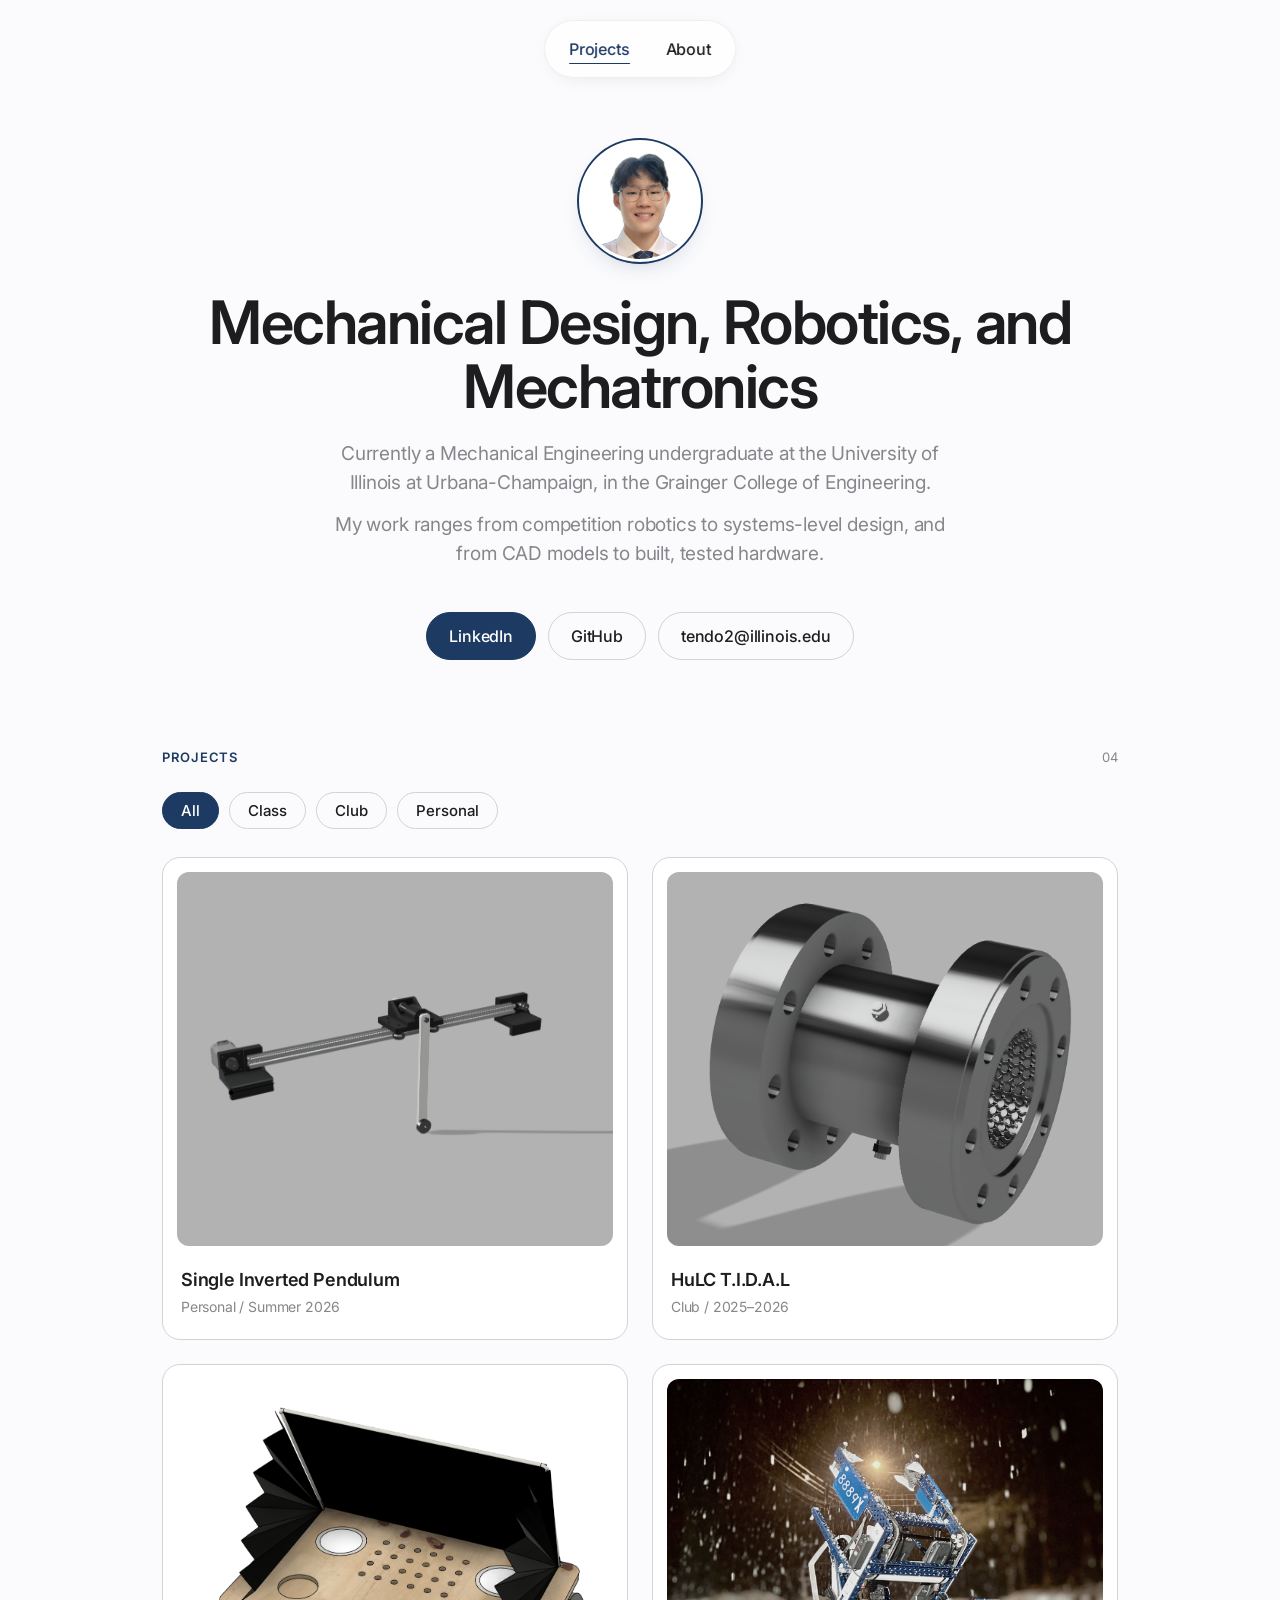
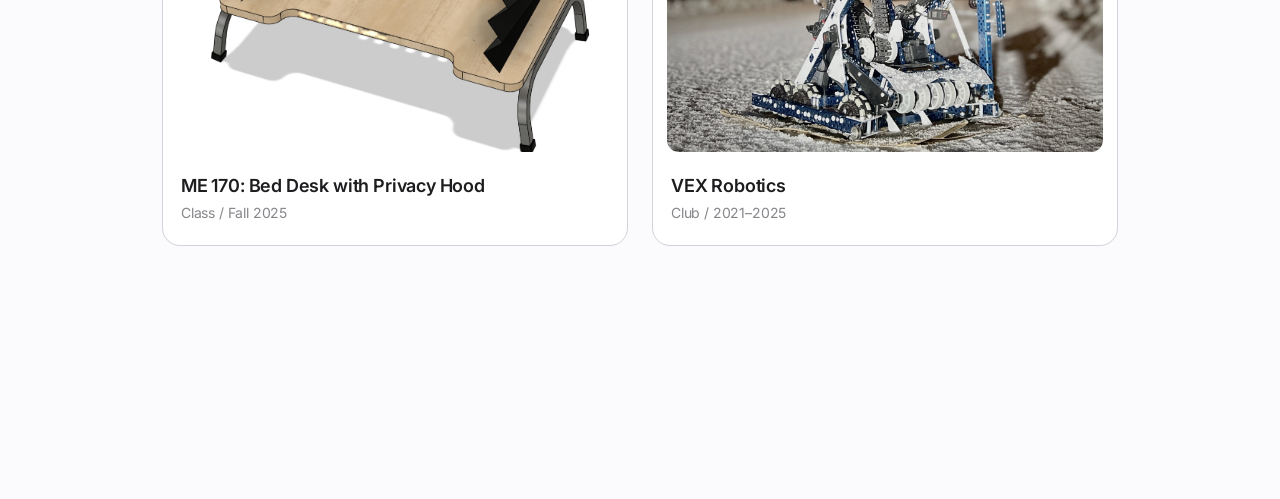
<file: index.html>
<!doctype html>
<html lang="en">
<head>
  <meta charset="utf-8">
  <meta name="viewport" content="width=device-width, initial-scale=1">
  <title>Takeru Endo · Mechanical Engineer</title>
  <meta name="description" content="Takeru Endo, a Mechanical Engineering student at the University of Illinois, focused on robotics and control systems.">

  <!-- Font: Inter (SF Pro substitute on non-Apple devices; system SF used on Apple) -->
  <link rel="preconnect" href="https://fonts.googleapis.com">
  <link rel="preconnect" href="https://fonts.gstatic.com" crossorigin>
  <link href="https://fonts.googleapis.com/css2?family=Inter:wght@400;500;600;700&display=swap" rel="stylesheet">

  <link rel="stylesheet" href="styles.css">
</head>
<body>

  <!-- ===================== Navigation ===================== -->
  <nav class="site-nav" aria-label="Primary">
    <a class="nav-link" href="index.html" aria-current="page">
      <span class="label">Projects<span class="underline"></span></span>
    </a>
    <a class="nav-link" href="about.html">
      <span class="label">About<span class="underline"></span></span>
    </a>
    <!-- Contact tab intentionally removed -->
  </nav>

  <main class="container">

    <!-- ===================== Hero ===================== -->
    <section class="hero">
      <div class="avatar reveal on-load" style="--delay: 0s">
        <!-- Save your photo as avatar.jpg in this folder; until then the placeholder circle shows. -->
        <img src="avatar.jpg" alt="Takeru Endo" onerror="this.remove()">
      </div>

      <!-- data-split → JS turns each word into an animated span (blur-in) -->
      <h1 data-split>Mechanical Design, Robotics, and Mechatronics</h1>

      <div class="bio reveal on-load" style="--delay: 0.45s">
        <p>Currently a Mechanical Engineering undergraduate at the University of Illinois at Urbana-Champaign, in the Grainger College of Engineering.</p>
        <p>My work ranges from competition robotics to systems-level design, and from CAD models to built, tested hardware.</p>
      </div>

      <div class="actions reveal on-load" style="--delay: 0.6s">
        <a class="btn" href="https://www.linkedin.com/in/takeru-endo-2a0743313/" target="_blank" rel="noopener noreferrer">LinkedIn</a>
        <a class="btn btn--ghost" href="https://github.com/endotakeru" target="_blank" rel="noopener noreferrer">GitHub</a>
        <a class="btn btn--ghost" href="mailto:tendo2@illinois.edu">tendo2@illinois.edu</a>
      </div>
    </section>

    <!-- ===================== Projects ===================== -->
    <section class="projects" aria-labelledby="projects-heading">
      <div class="section-head reveal on-scroll">
        <h2 id="projects-heading">Projects</h2>
        <span class="count">04</span>
      </div>

      <!-- Filter by project type — pill buttons that mimic the hero's ghost buttons. -->
      <div class="project-filters reveal on-scroll" role="group" aria-label="Filter projects by type">
        <button type="button" class="filter-btn is-active" data-filter="all">All</button>
        <button type="button" class="filter-btn" data-filter="Class">Class</button>
        <button type="button" class="filter-btn" data-filter="Club">Club</button>
        <button type="button" class="filter-btn" data-filter="Personal">Personal</button>
      </div>

      <!--
        Project grid. Each card carries a data-type, used by the filter above.
        Drop a thumbnail into .project-thumb when you have one for a project.
      -->
      <div class="projects-grid">

        <a class="project-card reveal on-scroll" href="single-inverted-pendulum.html" data-type="Personal" style="--delay: 0.12s">
          <div class="project-thumb">
            <img src="assets/pendulum/fig5-cad-render-card.png" alt="Fusion 360 CAD render of the cart-pole single inverted pendulum rig">
          </div>
          <div class="project-meta">
            <span class="title">Single Inverted Pendulum</span>
            <span class="type">Personal / Summer 2026</span>
          </div>
        </a>

        <a class="project-card reveal on-scroll" href="hulc-tidal.html" data-type="Club" style="--delay: 0.18s">
          <div class="project-thumb">
            <img src="assets/hulc/fig3-capillary-model.png" alt="CAD model of the TIDAL capillary action collar">
          </div>
          <div class="project-meta">
            <span class="title">HuLC T.I.D.A.L</span>
            <span class="type">Club / 2025–2026</span>
          </div>
        </a>

        <a class="project-card reveal on-scroll" href="me170.html" data-type="Class" style="--delay: 0.24s">
          <div class="project-thumb">
            <img src="assets/me170/hero-render.png" alt="CAD render of the bed desk with privacy hood raised">
          </div>
          <div class="project-meta">
            <span class="title">ME 170: Bed Desk with Privacy Hood</span>
            <span class="type">Class / Fall 2025</span>
          </div>
        </a>

        <a class="project-card reveal on-scroll" href="vex-robotics.html" data-type="Club" style="--delay: 0.3s">
          <div class="project-thumb">
            <img src="assets/vex3/card-hero.jpg" alt="8889X High Stakes robot in the snow at night">
          </div>
          <div class="project-meta">
            <span class="title">VEX Robotics</span>
            <span class="type">Club / 2021–2025</span>
          </div>
        </a>

      </div>
    </section>

  </main>

  <!-- ===================== Footer ===================== -->
  <footer class="site-footer">
    <div class="container reveal on-scroll">© 2026 Takeru Endo · <a href="mailto:tendo2@illinois.edu">tendo2@illinois.edu</a></div>
  </footer>

  <script src="script.js"></script>
</body>
</html>
</file>
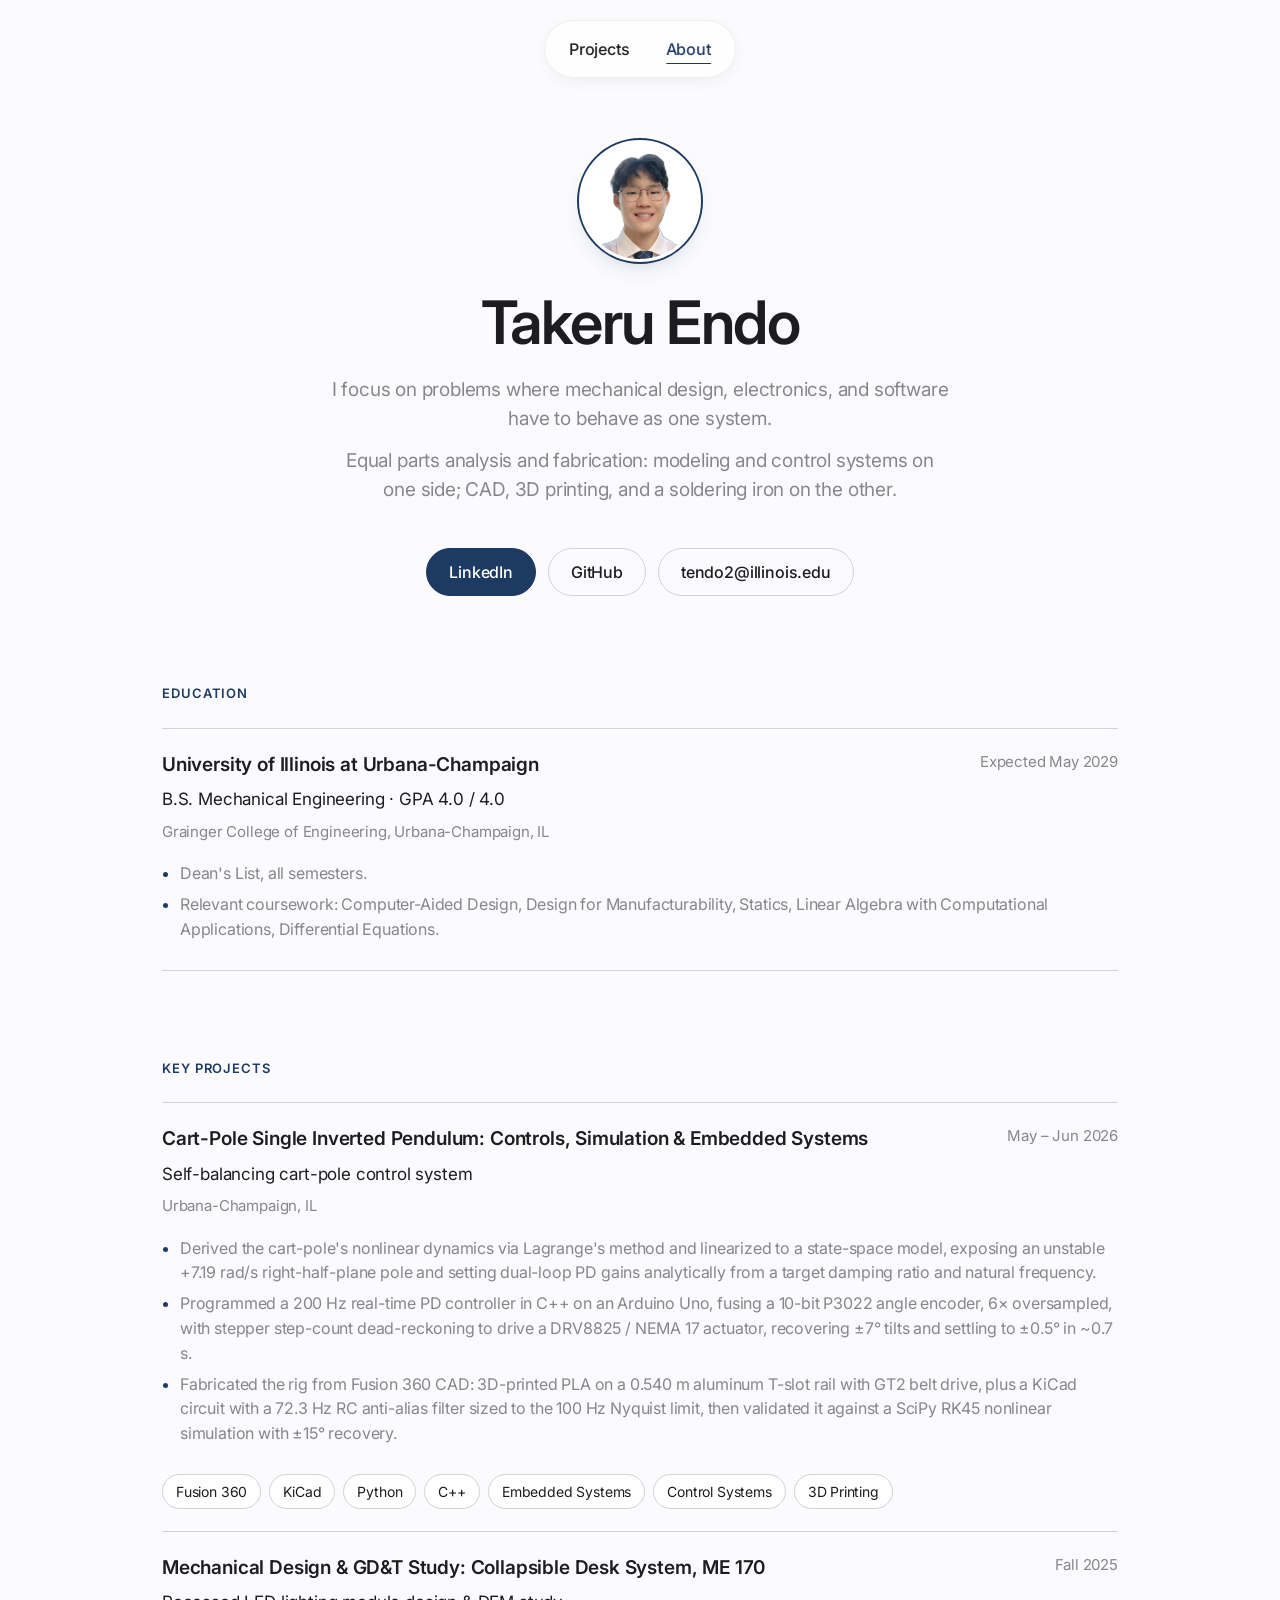
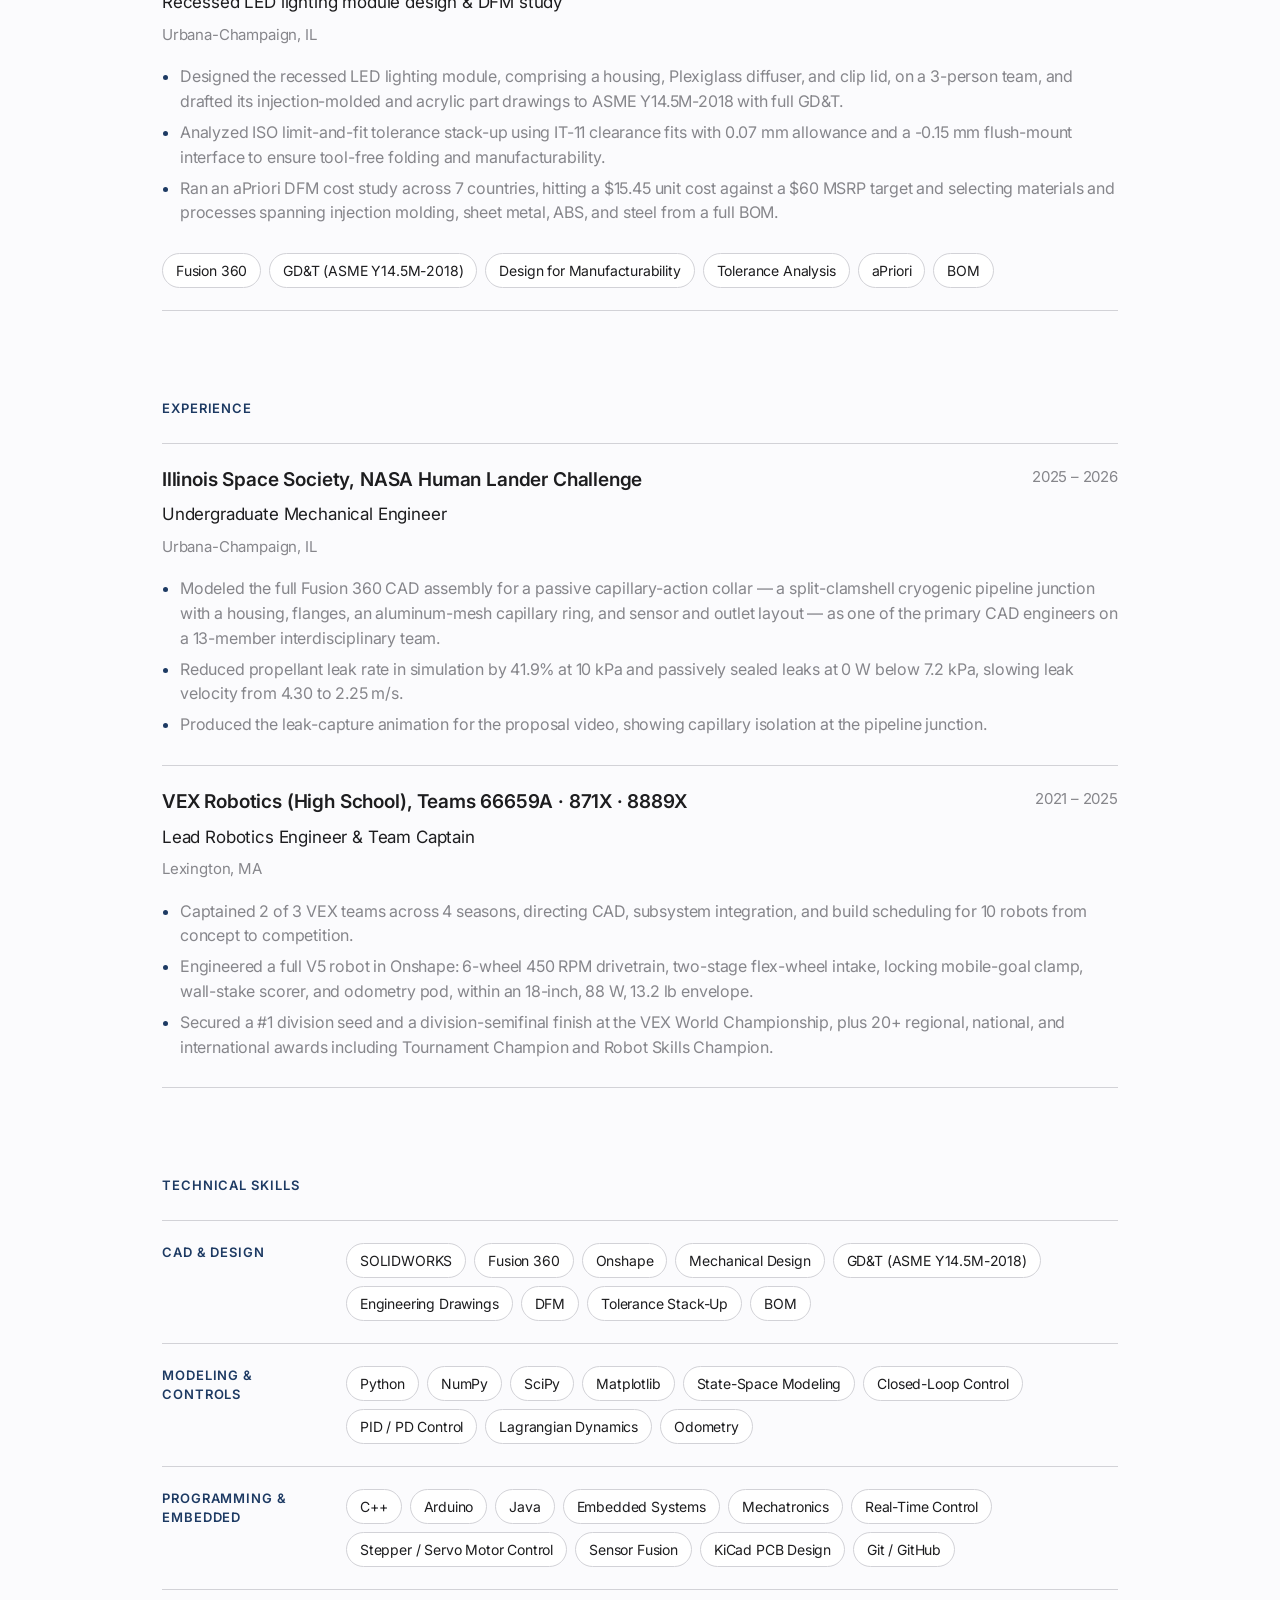
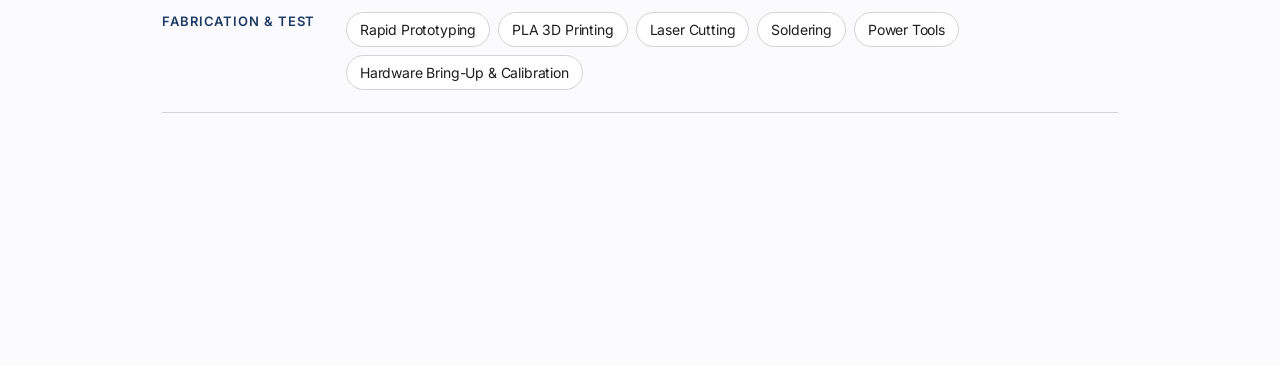
<file: about.html>
<!doctype html>
<html lang="en">
<head>
  <meta charset="utf-8">
  <meta name="viewport" content="width=device-width, initial-scale=1">
  <title>About · Takeru Endo</title>
  <meta name="description" content="About Takeru Endo: education, engineering experience, and technical skills.">

  <!-- Font: Inter (SF Pro substitute on non-Apple devices; system SF used on Apple) -->
  <link rel="preconnect" href="https://fonts.googleapis.com">
  <link rel="preconnect" href="https://fonts.gstatic.com" crossorigin>
  <link href="https://fonts.googleapis.com/css2?family=Inter:wght@400;500;600;700&display=swap" rel="stylesheet">

  <link rel="stylesheet" href="styles.css">
</head>
<body>

  <!-- ===================== Navigation ===================== -->
  <nav class="site-nav" aria-label="Primary">
    <a class="nav-link" href="index.html">
      <span class="label">Projects<span class="underline"></span></span>
    </a>
    <a class="nav-link" href="about.html" aria-current="page">
      <span class="label">About<span class="underline"></span></span>
    </a>
    <!-- Contact tab intentionally removed -->
  </nav>

  <main class="container">

    <!-- ===================== Hero ===================== -->
    <section class="hero">
      <div class="avatar reveal on-load" style="--delay: 0s">
        <!-- Save your photo as avatar.jpg in this folder; until then the placeholder circle shows. -->
        <img src="avatar.jpg" alt="Takeru Endo" onerror="this.remove()">
      </div>

      <h1 data-split>Takeru Endo</h1>

      <div class="bio reveal on-load" style="--delay: 0.45s">
        <p>I focus on problems where mechanical design, electronics, and software have to behave as one system.</p>
        <p>Equal parts analysis and fabrication: modeling and control systems on one side; CAD, 3D printing, and a soldering iron on the other.</p>
      </div>

      <div class="actions reveal on-load" style="--delay: 0.6s">
        <a class="btn" href="https://www.linkedin.com/in/takeru-endo-2a0743313/" target="_blank" rel="noopener noreferrer">LinkedIn</a>
        <a class="btn btn--ghost" href="https://github.com/endotakeru" target="_blank" rel="noopener noreferrer">GitHub</a>
        <a class="btn btn--ghost" href="mailto:tendo2@illinois.edu">tendo2@illinois.edu</a>
      </div>
    </section>

    <!-- ===================== Education ===================== -->
    <section class="education" aria-labelledby="education-heading">
      <div class="section-head reveal on-scroll">
        <h2 id="education-heading">Education</h2>
      </div>

      <div class="entry-list">

        <div class="entry reveal on-scroll" style="--delay: 0s">
          <div class="org">University of Illinois at Urbana-Champaign</div>
          <div class="dates">Expected May 2029</div>
          <div class="role">B.S. Mechanical Engineering · GPA 4.0 / 4.0</div>
          <div class="place">Grainger College of Engineering, Urbana-Champaign, IL</div>
          <ul class="desc">
            <li>Dean's List, all semesters.</li>
            <li>Relevant coursework: Computer-Aided Design, Design for Manufacturability, Statics, Linear Algebra with Computational Applications, Differential Equations.</li>
          </ul>
        </div>

      </div>
    </section>

    <!-- ===================== Projects ===================== -->
    <section class="projects-detail" aria-labelledby="projects-detail-heading">
      <div class="section-head reveal on-scroll">
        <h2 id="projects-detail-heading">Key Projects</h2>
      </div>

      <div class="entry-list">

        <div class="entry reveal on-scroll" style="--delay: 0s">
          <div class="org">Cart-Pole Single Inverted Pendulum: Controls, Simulation &amp; Embedded Systems</div>
          <div class="dates">May – Jun 2026</div>
          <div class="role">Self-balancing cart-pole control system</div>
          <div class="place">Urbana-Champaign, IL</div>
          <ul class="desc">
            <li>Derived the cart-pole's nonlinear dynamics via Lagrange's method and linearized to a state-space model, exposing an unstable +7.19 rad/s right-half-plane pole and setting dual-loop PD gains analytically from a target damping ratio and natural frequency.</li>
            <li>Programmed a 200 Hz real-time PD controller in C++ on an Arduino Uno, fusing a 10-bit P3022 angle encoder, 6× oversampled, with stepper step-count dead-reckoning to drive a DRV8825 / NEMA 17 actuator, recovering ±7° tilts and settling to ±0.5° in ~0.7 s.</li>
            <li>Fabricated the rig from Fusion 360 CAD: 3D-printed PLA on a 0.540 m aluminum T-slot rail with GT2 belt drive, plus a KiCad circuit with a 72.3 Hz RC anti-alias filter sized to the 100 Hz Nyquist limit, then validated it against a SciPy RK45 nonlinear simulation with ±15° recovery.</li>
          </ul>
          <div class="stack">
            <span class="chip">Fusion 360</span>
            <span class="chip">KiCad</span>
            <span class="chip">Python</span>
            <span class="chip">C++</span>
            <span class="chip">Embedded Systems</span>
            <span class="chip">Control Systems</span>
            <span class="chip">3D Printing</span>
          </div>
        </div>

        <div class="entry reveal on-scroll" style="--delay: 0.06s">
          <div class="org">Mechanical Design &amp; GD&amp;T Study: Collapsible Desk System, ME 170</div>
          <div class="dates">Fall 2025</div>
          <div class="role">Recessed LED lighting module design &amp; DFM study</div>
          <div class="place">Urbana-Champaign, IL</div>
          <ul class="desc">
            <li>Designed the recessed LED lighting module, comprising a housing, Plexiglass diffuser, and clip lid, on a 3-person team, and drafted its injection-molded and acrylic part drawings to ASME Y14.5M-2018 with full GD&amp;T.</li>
            <li>Analyzed ISO limit-and-fit tolerance stack-up using IT-11 clearance fits with 0.07 mm allowance and a -0.15 mm flush-mount interface to ensure tool-free folding and manufacturability.</li>
            <li>Ran an aPriori DFM cost study across 7 countries, hitting a $15.45 unit cost against a $60 MSRP target and selecting materials and processes spanning injection molding, sheet metal, ABS, and steel from a full BOM.</li>
          </ul>
          <div class="stack">
            <span class="chip">Fusion 360</span>
            <span class="chip">GD&amp;T (ASME Y14.5M-2018)</span>
            <span class="chip">Design for Manufacturability</span>
            <span class="chip">Tolerance Analysis</span>
            <span class="chip">aPriori</span>
            <span class="chip">BOM</span>
          </div>
        </div>

      </div>
    </section>

    <!-- ===================== Experience ===================== -->
    <section class="experience" aria-labelledby="experience-heading">
      <div class="section-head reveal on-scroll">
        <h2 id="experience-heading">Experience</h2>
      </div>

      <div class="entry-list">

        <div class="entry reveal on-scroll" style="--delay: 0s">
          <div class="org">Illinois Space Society, NASA Human Lander Challenge</div>
          <div class="dates">2025 – 2026</div>
          <div class="role">Undergraduate Mechanical Engineer</div>
          <div class="place">Urbana-Champaign, IL</div>
          <ul class="desc">
            <li>Modeled the full Fusion 360 CAD assembly for a passive capillary-action collar — a split-clamshell cryogenic pipeline junction with a housing, flanges, an aluminum-mesh capillary ring, and sensor and outlet layout — as one of the primary CAD engineers on a 13-member interdisciplinary team.</li>
            <li>Reduced propellant leak rate in simulation by 41.9% at 10 kPa and passively sealed leaks at 0 W below 7.2 kPa, slowing leak velocity from 4.30 to 2.25 m/s.</li>
            <li>Produced the leak-capture animation for the proposal video, showing capillary isolation at the pipeline junction.</li>
          </ul>
        </div>

        <div class="entry reveal on-scroll" style="--delay: 0.06s">
          <div class="org">VEX Robotics (High School), Teams 66659A · 871X · 8889X</div>
          <div class="dates">2021 – 2025</div>
          <div class="role">Lead Robotics Engineer &amp; Team Captain</div>
          <div class="place">Lexington, MA</div>
          <ul class="desc">
            <li>Captained 2 of 3 VEX teams across 4 seasons, directing CAD, subsystem integration, and build scheduling for 10 robots from concept to competition.</li>
            <li>Engineered a full V5 robot in Onshape: 6-wheel 450 RPM drivetrain, two-stage flex-wheel intake, locking mobile-goal clamp, wall-stake scorer, and odometry pod, within an 18-inch, 88 W, 13.2 lb envelope.</li>
            <li>Secured a #1 division seed and a division-semifinal finish at the VEX World Championship, plus 20+ regional, national, and international awards including Tournament Champion and Robot Skills Champion.</li>
          </ul>
        </div>

      </div>
    </section>

    <!-- ===================== Skills ===================== -->
    <section class="skills" aria-labelledby="skills-heading">
      <div class="section-head reveal on-scroll">
        <h2 id="skills-heading">Technical Skills</h2>
      </div>

      <div class="skills-list">

        <div class="skill-group reveal on-scroll" style="--delay: 0s">
          <div class="cat">CAD &amp; Design</div>
          <div class="skill-chips">
            <span class="chip">SOLIDWORKS</span>
            <span class="chip">Fusion 360</span>
            <span class="chip">Onshape</span>
            <span class="chip">Mechanical Design</span>
            <span class="chip">GD&amp;T (ASME Y14.5M-2018)</span>
            <span class="chip">Engineering Drawings</span>
            <span class="chip">DFM</span>
            <span class="chip">Tolerance Stack-Up</span>
            <span class="chip">BOM</span>
          </div>
        </div>

        <div class="skill-group reveal on-scroll" style="--delay: 0.06s">
          <div class="cat">Modeling &amp; Controls</div>
          <div class="skill-chips">
            <span class="chip">Python</span>
            <span class="chip">NumPy</span>
            <span class="chip">SciPy</span>
            <span class="chip">Matplotlib</span>
            <span class="chip">State-Space Modeling</span>
            <span class="chip">Closed-Loop Control</span>
            <span class="chip">PID / PD Control</span>
            <span class="chip">Lagrangian Dynamics</span>
            <span class="chip">Odometry</span>
          </div>
        </div>

        <div class="skill-group reveal on-scroll" style="--delay: 0.12s">
          <div class="cat">Programming &amp; Embedded</div>
          <div class="skill-chips">
            <span class="chip">C++</span>
            <span class="chip">Arduino</span>
            <span class="chip">Java</span>
            <span class="chip">Embedded Systems</span>
            <span class="chip">Mechatronics</span>
            <span class="chip">Real-Time Control</span>
            <span class="chip">Stepper / Servo Motor Control</span>
            <span class="chip">Sensor Fusion</span>
            <span class="chip">KiCad PCB Design</span>
            <span class="chip">Git / GitHub</span>
          </div>
        </div>

        <div class="skill-group reveal on-scroll" style="--delay: 0.18s">
          <div class="cat">Fabrication &amp; Test</div>
          <div class="skill-chips">
            <span class="chip">Rapid Prototyping</span>
            <span class="chip">PLA 3D Printing</span>
            <span class="chip">Laser Cutting</span>
            <span class="chip">Soldering</span>
            <span class="chip">Power Tools</span>
            <span class="chip">Hardware Bring-Up &amp; Calibration</span>
          </div>
        </div>

      </div>
    </section>

  </main>

  <!-- ===================== Footer ===================== -->
  <footer class="site-footer">
    <div class="container reveal on-scroll">© 2026 Takeru Endo · <a href="mailto:tendo2@illinois.edu">tendo2@illinois.edu</a></div>
  </footer>

  <script src="script.js"></script>
</body>
</html>
</file>
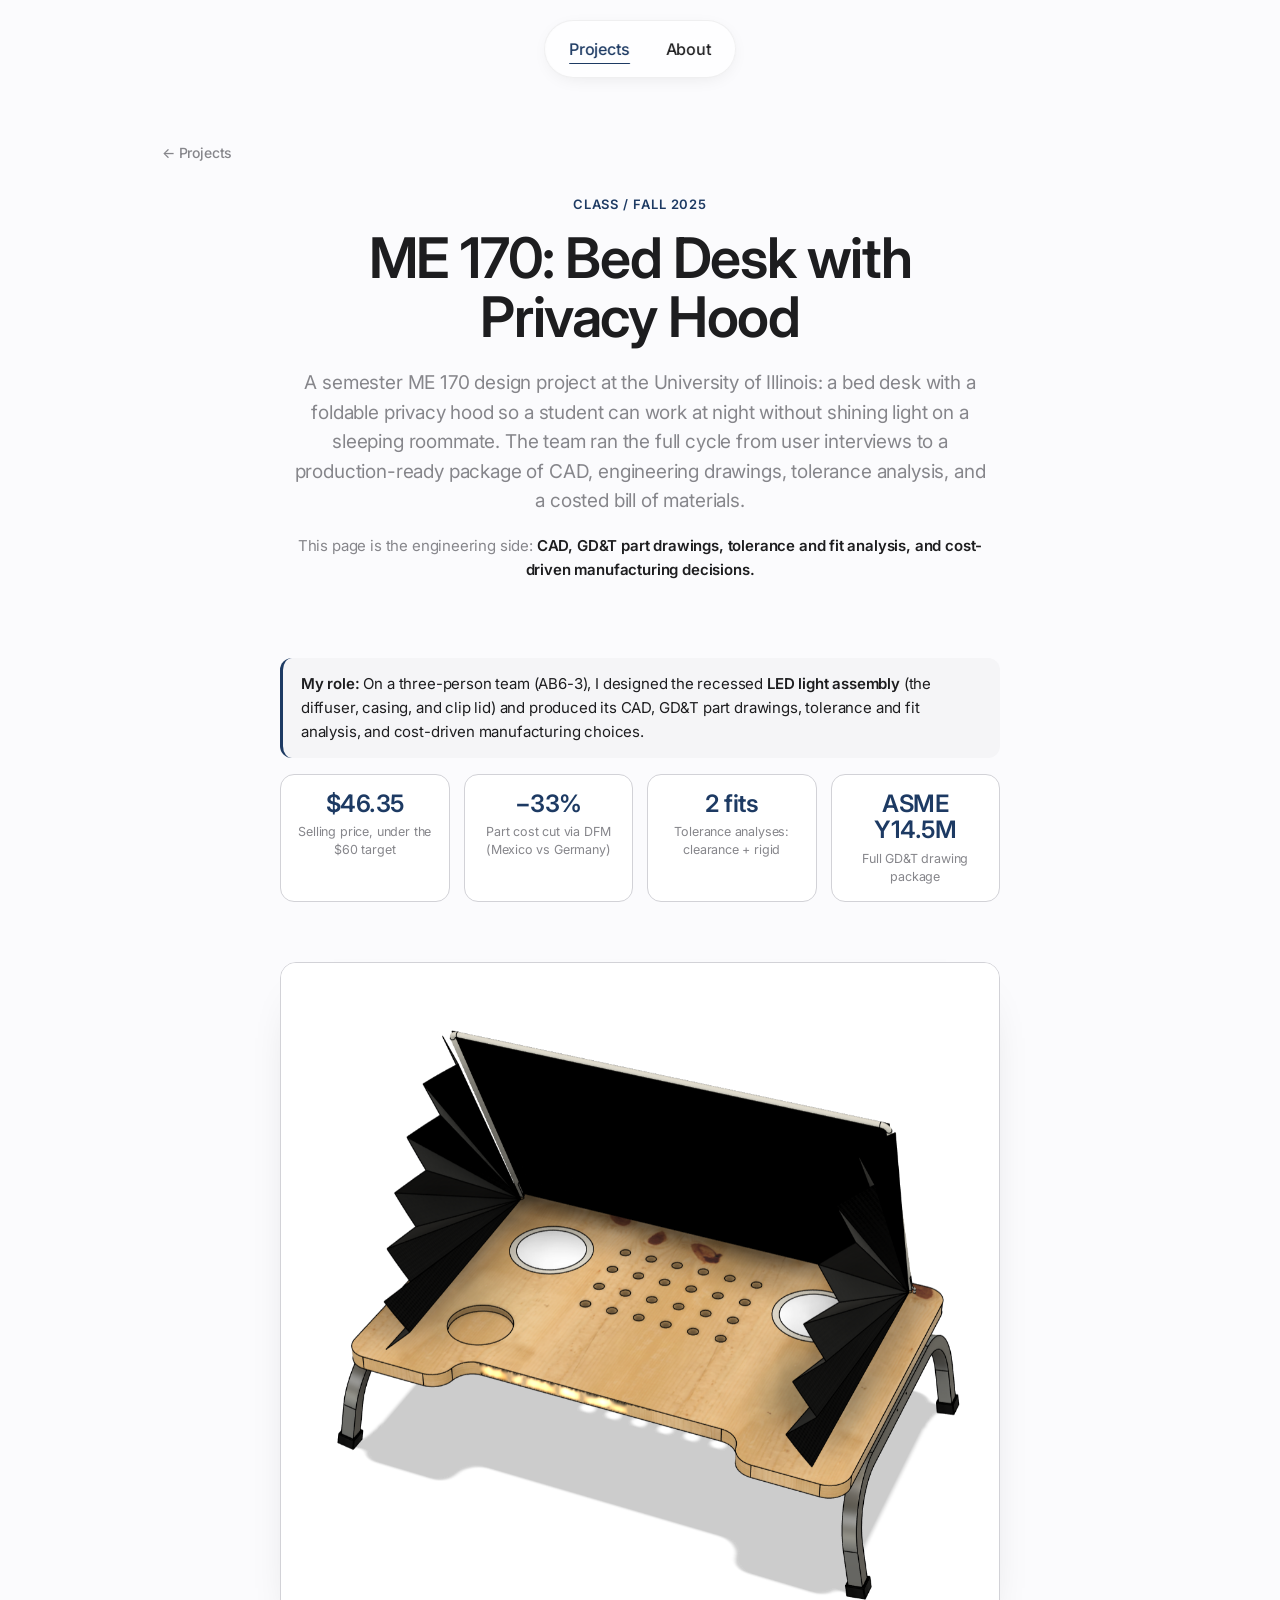
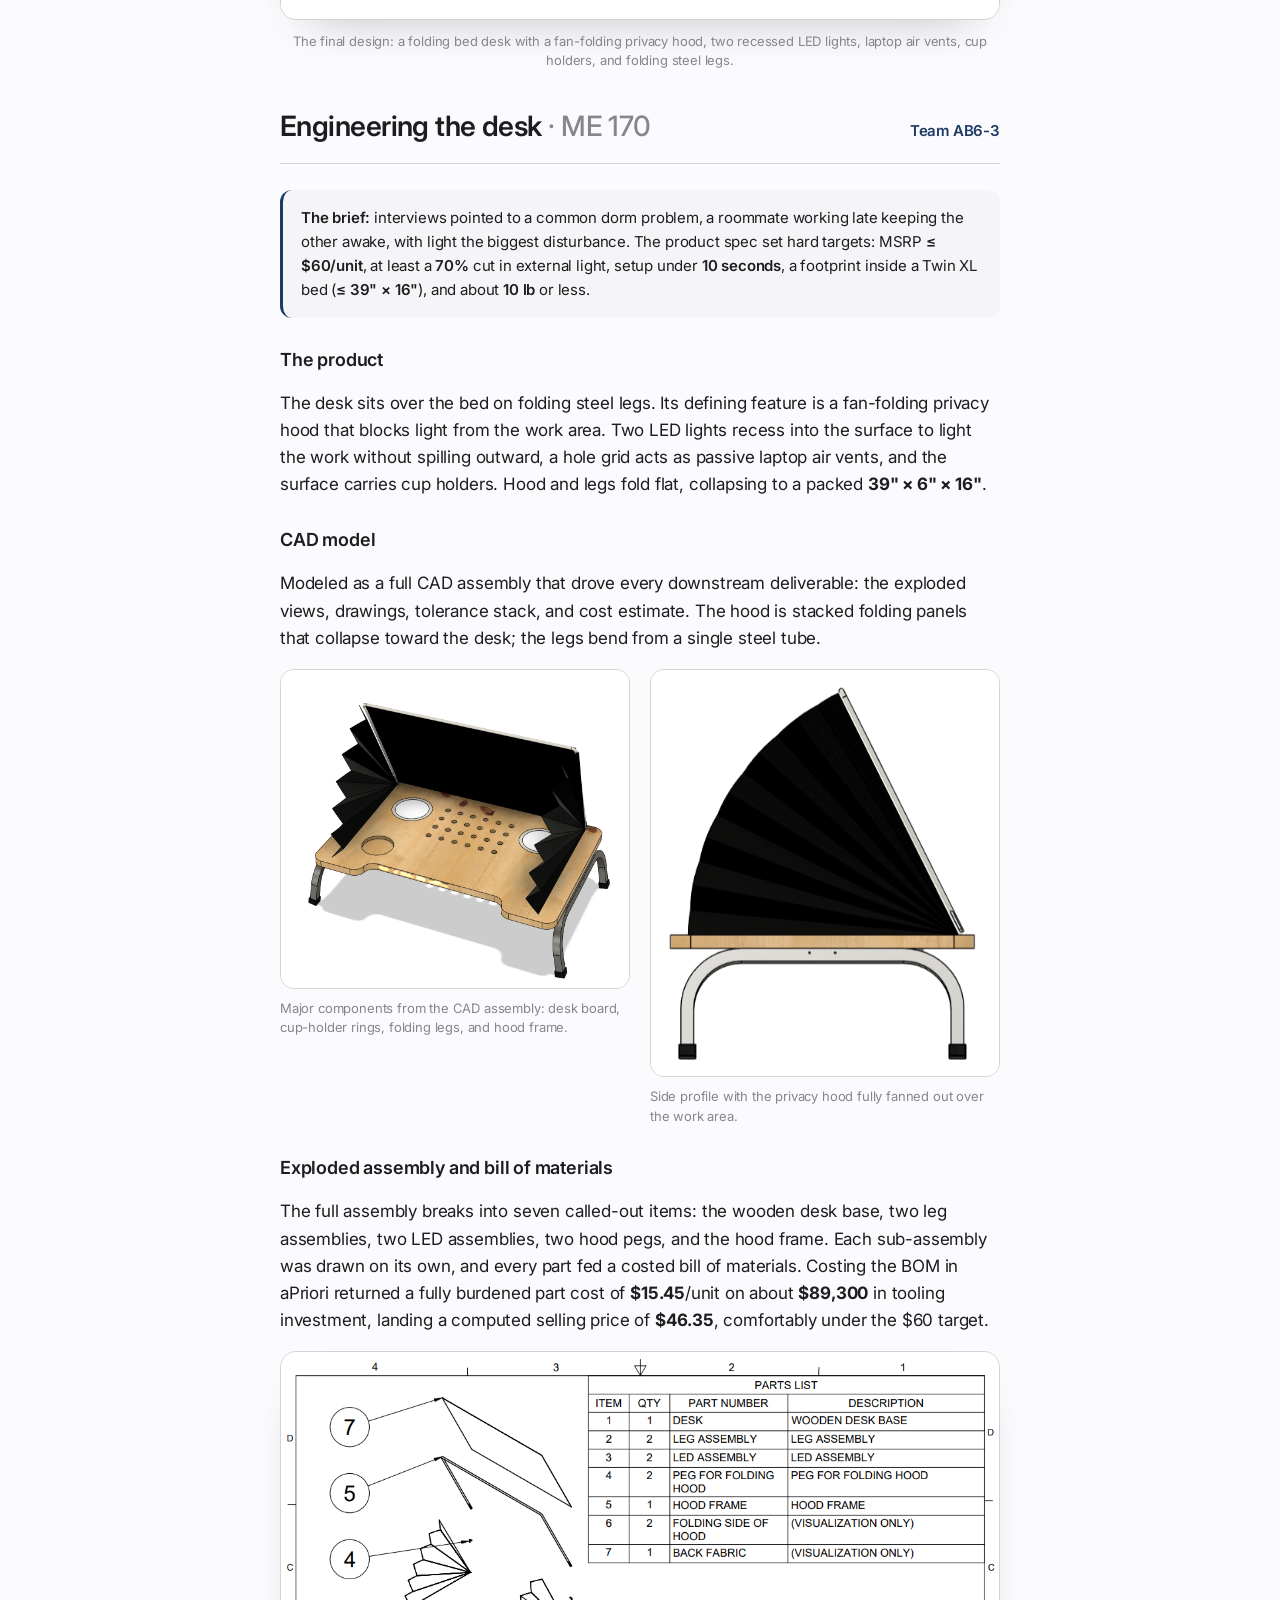
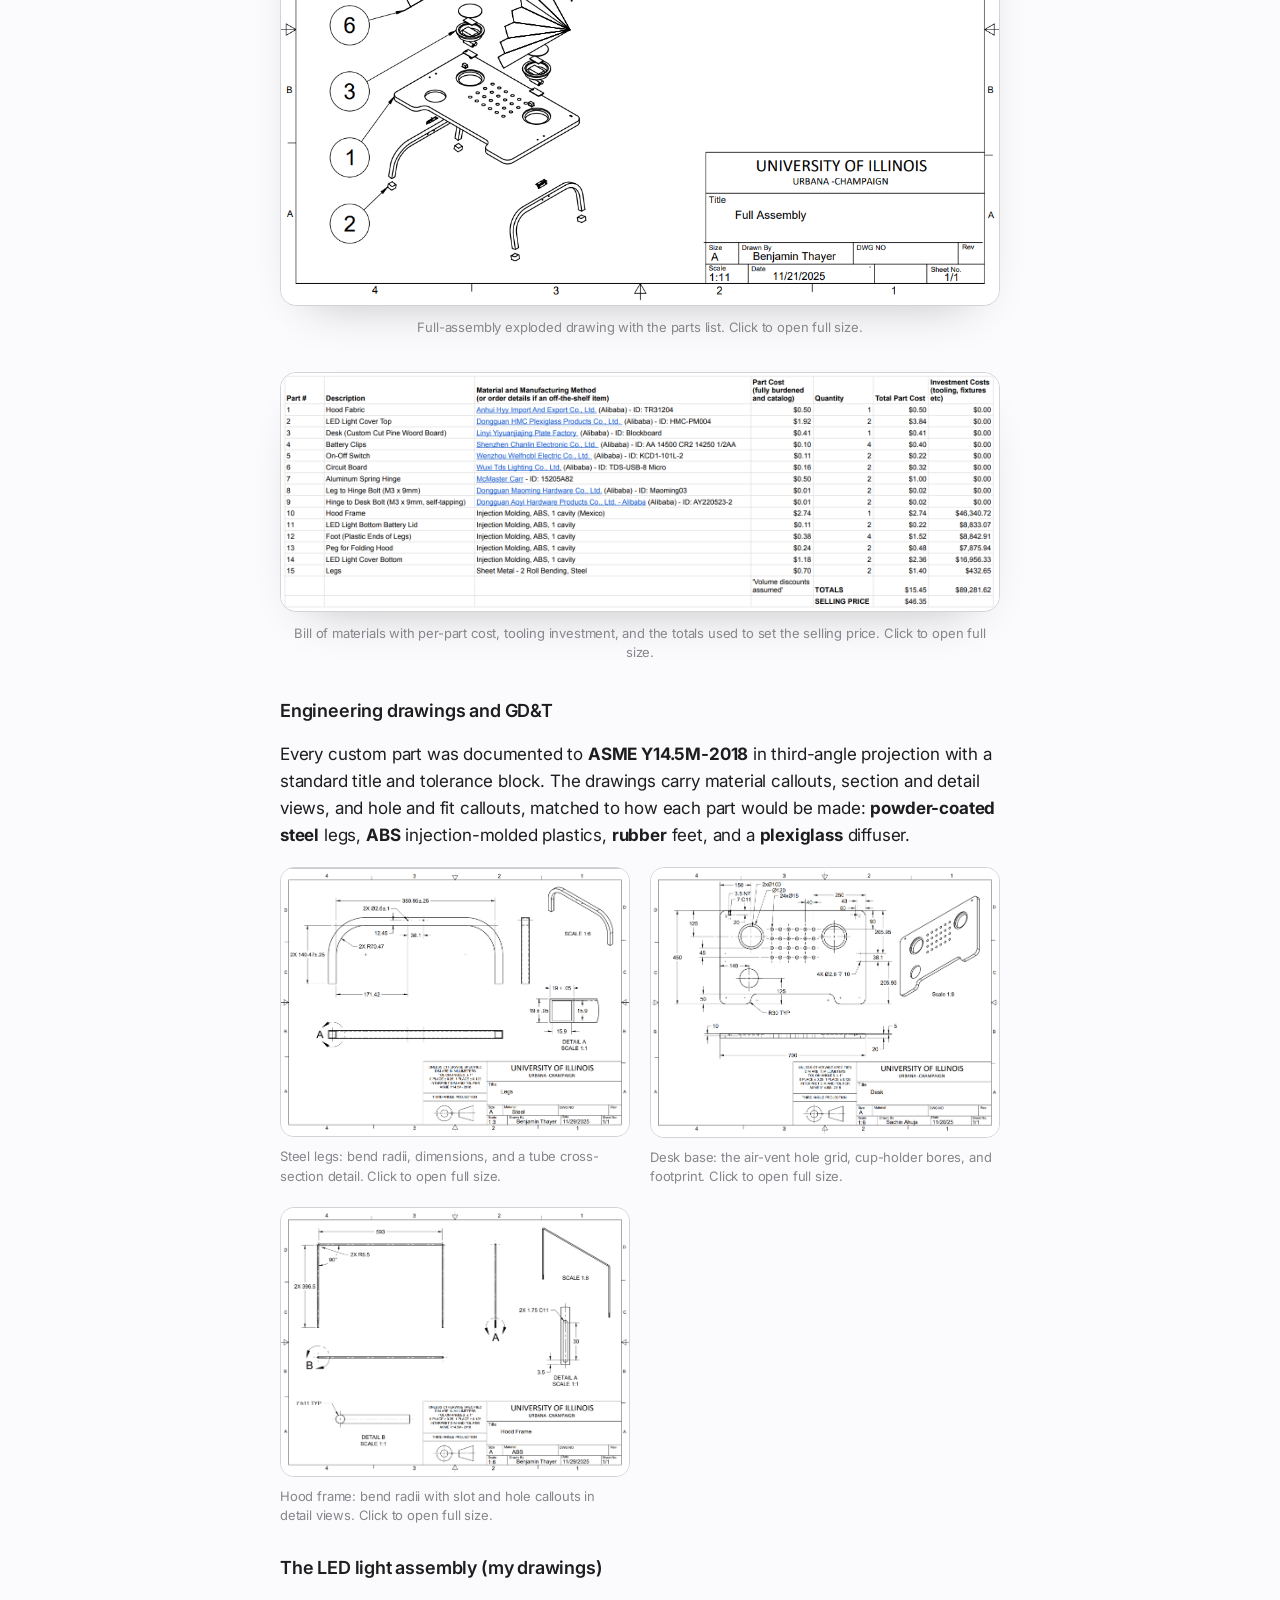
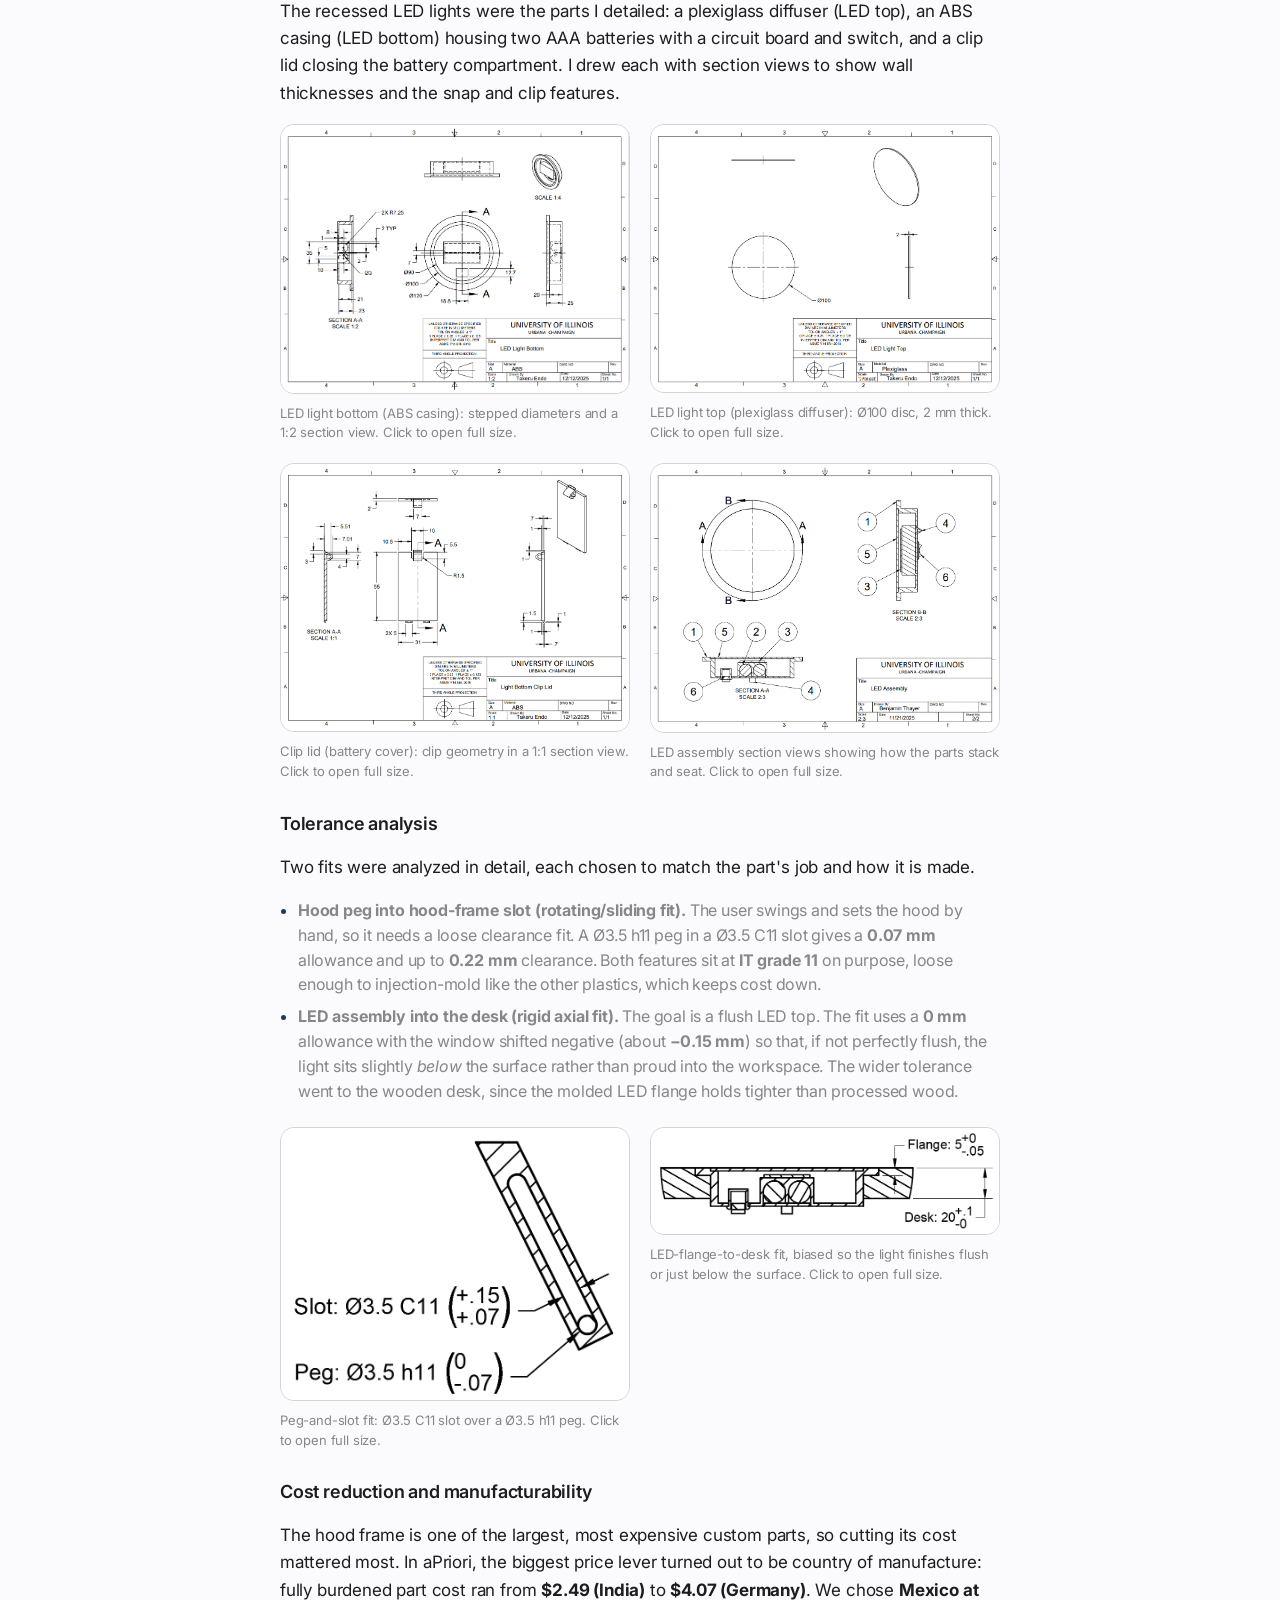
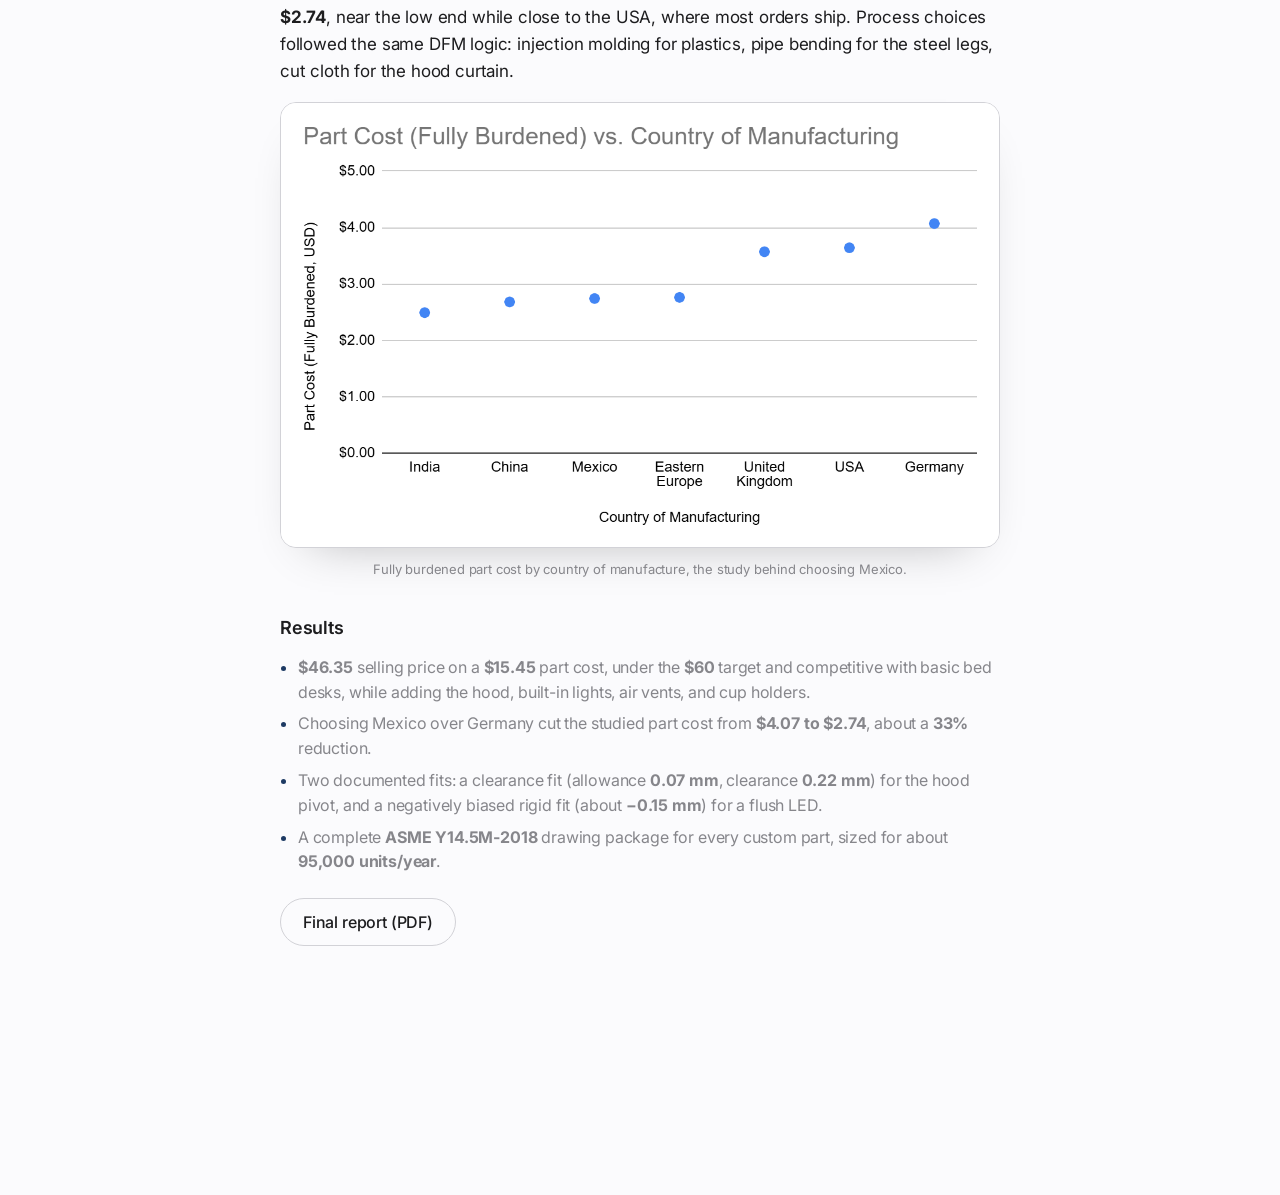
<file: me170.html>
<!doctype html>
<html lang="en">
<head>
  <meta charset="utf-8">
  <meta name="viewport" content="width=device-width, initial-scale=1">
  <title>ME 170: Bed Desk with Privacy Hood · Takeru Endo</title>
  <meta name="description" content="ME 170 design project at UIUC: a bed desk with a foldable privacy hood. CAD, GD&T part drawings, tolerance analysis, and cost-driven manufacturing decisions.">

  <!-- Font: Inter (SF Pro substitute on non-Apple devices; system SF used on Apple) -->
  <link rel="preconnect" href="https://fonts.googleapis.com">
  <link rel="preconnect" href="https://fonts.gstatic.com" crossorigin>
  <link href="https://fonts.googleapis.com/css2?family=Inter:wght@400;500;600;700&display=swap" rel="stylesheet">

  <link rel="stylesheet" href="styles.css">
</head>
<body>

  <!-- ===================== Navigation ===================== -->
  <nav class="site-nav" aria-label="Primary">
    <a class="nav-link" href="index.html" aria-current="page">
      <span class="label">Projects<span class="underline"></span></span>
    </a>
    <a class="nav-link" href="about.html">
      <span class="label">About<span class="underline"></span></span>
    </a>
  </nav>

  <main class="container">

    <a class="back-link reveal on-load" href="index.html" style="--delay: 0s">← Projects</a>

    <!-- ===================== Detail hero ===================== -->
    <header class="detail-hero reveal on-load" style="--delay: 0.08s">
      <span class="eyebrow">Class / Fall 2025</span>
      <h1>ME 170: Bed Desk with Privacy Hood</h1>
      <p class="lead">A semester ME 170 design project at the University of Illinois: a bed desk with a foldable privacy hood so a student can work at night without shining light on a sleeping roommate. The team ran the full cycle from user interviews to a production-ready package of CAD, engineering drawings, tolerance analysis, and a costed bill of materials.</p>
      <p class="lead-sub">This page is the engineering side: <strong>CAD, GD&amp;T part drawings, tolerance and fit analysis, and cost-driven manufacturing decisions.</strong></p>
    </header>

    <!-- ===================== Snapshot ===================== -->
    <section class="snapshot reveal on-load" style="--delay: 0.12s" aria-label="Project snapshot">
      <p class="role"><strong>My role:</strong> On a three-person team (AB6-3), I designed the recessed <strong>LED light assembly</strong> (the diffuser, casing, and clip lid) and produced its CAD, GD&amp;T part drawings, tolerance and fit analysis, and cost-driven manufacturing choices.</p>
      <div class="snapshot-stats">
        <div class="stat"><span class="num">$46.35</span><span class="lbl">Selling price, under the $60 target</span></div>
        <div class="stat"><span class="num">&minus;33%</span><span class="lbl">Part cost cut via DFM (Mexico vs Germany)</span></div>
        <div class="stat"><span class="num">2 fits</span><span class="lbl">Tolerance analyses: clearance + rigid</span></div>
        <div class="stat"><span class="num">ASME Y14.5M</span><span class="lbl">Full GD&amp;T drawing package</span></div>
      </div>
    </section>

    <!-- ===================== Hero image ===================== -->
    <figure class="robot-hero reveal on-load" style="--delay: 0.16s">
      <img src="assets/me170/hero-render.png" alt="CAD render of the bed desk with the black foldable privacy hood raised, built-in LED lights, air vents, cup holders, and folding legs">
      <figcaption>The final design: a folding bed desk with a fan-folding privacy hood, two recessed LED lights, laptop air vents, cup holders, and folding steel legs.</figcaption>
    </figure>

    <!-- ===================== Content ===================== -->
    <section class="season reveal on-scroll">
      <div class="season-head">
        <h2>Engineering the desk <span class="szn-year">· ME 170</span></h2>
        <span class="robot-name">Team AB6-3</span>
      </div>

      <div class="game-intro">
        <p><strong>The brief:</strong> interviews pointed to a common dorm problem, a roommate working late keeping the other awake, with light the biggest disturbance. The product spec set hard targets: MSRP <strong>≤ $60/unit</strong>, at least a <strong>70%</strong> cut in external light, setup under <strong>10 seconds</strong>, a footprint inside a Twin XL bed (<strong>≤ 39" × 16"</strong>), and about <strong>10 lb</strong> or less.</p>
      </div>

      <h3>The product</h3>
      <p>The desk sits over the bed on folding steel legs. Its defining feature is a fan-folding privacy hood that blocks light from the work area. Two LED lights recess into the surface to light the work without spilling outward, a hole grid acts as passive laptop air vents, and the surface carries cup holders. Hood and legs fold flat, collapsing to a packed <strong>39" × 6" × 16"</strong>.</p>

      <h3>CAD model</h3>
      <p>Modeled as a full CAD assembly that drove every downstream deliverable: the exploded views, drawings, tolerance stack, and cost estimate. The hood is stacked folding panels that collapse toward the desk; the legs bend from a single steel tube.</p>
      <div class="photo-row">
        <figure>
          <img src="assets/me170/cad-parts.png" alt="CAD view of the desk with its major parts laid out: desk board, cup holder rings, two folding legs, and the hood frame rod">
          <figcaption>Major components from the CAD assembly: desk board, cup-holder rings, folding legs, and hood frame.</figcaption>
        </figure>
        <figure>
          <img src="assets/me170/cad-side-profile.png" alt="Side profile of the desk showing the fan-folding privacy hood fully raised">
          <figcaption>Side profile with the privacy hood fully fanned out over the work area.</figcaption>
        </figure>
      </div>

      <h3>Exploded assembly and bill of materials</h3>
      <p>The full assembly breaks into seven called-out items: the wooden desk base, two leg assemblies, two LED assemblies, two hood pegs, and the hood frame. Each sub-assembly was drawn on its own, and every part fed a costed bill of materials. Costing the BOM in aPriori returned a fully burdened part cost of <strong>$15.45</strong>/unit on about <strong>$89,300</strong> in tooling investment, landing a computed selling price of <strong>$46.35</strong>, comfortably under the $60 target.</p>
      <figure class="robot-hero">
        <a href="assets/me170/exploded-full.png" target="_blank" rel="noopener noreferrer">
          <img src="assets/me170/exploded-full.png" alt="Exploded assembly drawing of the full desk with a numbered parts list">
        </a>
        <figcaption>Full-assembly exploded drawing with the parts list. Click to open full size.</figcaption>
      </figure>
      <figure class="robot-hero">
        <a href="assets/me170/bom-table.png" target="_blank" rel="noopener noreferrer">
          <img src="assets/me170/bom-table.png" alt="Bill of materials table listing each part, quantity, part cost, total part cost, and investment cost, with totals and selling price">
        </a>
        <figcaption>Bill of materials with per-part cost, tooling investment, and the totals used to set the selling price. Click to open full size.</figcaption>
      </figure>

      <h3>Engineering drawings and GD&amp;T</h3>
      <p>Every custom part was documented to <strong>ASME Y14.5M-2018</strong> in third-angle projection with a standard title and tolerance block. The drawings carry material callouts, section and detail views, and hole and fit callouts, matched to how each part would be made: <strong>powder-coated steel</strong> legs, <strong>ABS</strong> injection-molded plastics, <strong>rubber</strong> feet, and a <strong>plexiglass</strong> diffuser.</p>
      <div class="photo-row">
        <figure>
          <a href="assets/me170/dwg-legs.png" target="_blank" rel="noopener noreferrer">
            <img src="assets/me170/dwg-legs.png" alt="Detailed engineering drawing of the steel legs with dimensions, radii, and a cross-section detail view">
          </a>
          <figcaption>Steel legs: bend radii, dimensions, and a tube cross-section detail. Click to open full size.</figcaption>
        </figure>
        <figure>
          <a href="assets/me170/dwg-desk.png" target="_blank" rel="noopener noreferrer">
            <img src="assets/me170/dwg-desk.png" alt="Detailed engineering drawing of the wooden desk base with hole patterns and overall dimensions">
          </a>
          <figcaption>Desk base: the air-vent hole grid, cup-holder bores, and footprint. Click to open full size.</figcaption>
        </figure>
        <figure>
          <a href="assets/me170/dwg-hood-frame.png" target="_blank" rel="noopener noreferrer">
            <img src="assets/me170/dwg-hood-frame.png" alt="Detailed engineering drawing of the hood frame with detail views and slot callouts">
          </a>
          <figcaption>Hood frame: bend radii with slot and hole callouts in detail views. Click to open full size.</figcaption>
        </figure>
      </div>

      <h3>The LED light assembly (my drawings)</h3>
      <p>The recessed LED lights were the parts I detailed: a plexiglass diffuser (LED top), an ABS casing (LED bottom) housing two AAA batteries with a circuit board and switch, and a clip lid closing the battery compartment. I drew each with section views to show wall thicknesses and the snap and clip features.</p>
      <div class="photo-row">
        <figure>
          <a href="assets/me170/dwg-led-bottom.png" target="_blank" rel="noopener noreferrer">
            <img src="assets/me170/dwg-led-bottom.png" alt="Detailed engineering drawing of the LED light bottom casing with diameters and a section view">
          </a>
          <figcaption>LED light bottom (ABS casing): stepped diameters and a 1:2 section view. Click to open full size.</figcaption>
        </figure>
        <figure>
          <a href="assets/me170/dwg-led-top.png" target="_blank" rel="noopener noreferrer">
            <img src="assets/me170/dwg-led-top.png" alt="Detailed engineering drawing of the plexiglass LED light top diffuser">
          </a>
          <figcaption>LED light top (plexiglass diffuser): Ø100 disc, 2 mm thick. Click to open full size.</figcaption>
        </figure>
        <figure>
          <a href="assets/me170/dwg-clip-lid.png" target="_blank" rel="noopener noreferrer">
            <img src="assets/me170/dwg-clip-lid.png" alt="Detailed engineering drawing of the battery clip lid with a section view">
          </a>
          <figcaption>Clip lid (battery cover): clip geometry in a 1:1 section view. Click to open full size.</figcaption>
        </figure>
        <figure>
          <a href="assets/me170/led-assembly-sections.png" target="_blank" rel="noopener noreferrer">
            <img src="assets/me170/led-assembly-sections.png" alt="LED assembly drawing with two cross-section views">
          </a>
          <figcaption>LED assembly section views showing how the parts stack and seat. Click to open full size.</figcaption>
        </figure>
      </div>

      <h3>Tolerance analysis</h3>
      <p>Two fits were analyzed in detail, each chosen to match the part's job and how it is made.</p>
      <ul class="detail-list">
        <li><strong>Hood peg into hood-frame slot (rotating/sliding fit).</strong> The user swings and sets the hood by hand, so it needs a loose clearance fit. A Ø3.5 h11 peg in a Ø3.5 C11 slot gives a <strong>0.07 mm</strong> allowance and up to <strong>0.22 mm</strong> clearance. Both features sit at <strong>IT grade 11</strong> on purpose, loose enough to injection-mold like the other plastics, which keeps cost down.</li>
        <li><strong>LED assembly into the desk (rigid axial fit).</strong> The goal is a flush LED top. The fit uses a <strong>0 mm</strong> allowance with the window shifted negative (about <strong>−0.15 mm</strong>) so that, if not perfectly flush, the light sits slightly <em>below</em> the surface rather than proud into the workspace. The wider tolerance went to the wooden desk, since the molded LED flange holds tighter than processed wood.</li>
      </ul>
      <div class="photo-row">
        <figure>
          <a href="assets/me170/tol-peg-slot.png" target="_blank" rel="noopener noreferrer">
            <img src="assets/me170/tol-peg-slot.png" alt="Tolerance callout figure for the peg and slot: slot Ø3.5 C11 and peg Ø3.5 h11 with tolerance values">
          </a>
          <figcaption>Peg-and-slot fit: Ø3.5 C11 slot over a Ø3.5 h11 peg. Click to open full size.</figcaption>
        </figure>
        <figure>
          <a href="assets/me170/tol-led-desk.png" target="_blank" rel="noopener noreferrer">
            <img src="assets/me170/tol-led-desk.png" alt="Tolerance callout figure for the LED flange and desk with tolerance values">
          </a>
          <figcaption>LED-flange-to-desk fit, biased so the light finishes flush or just below the surface. Click to open full size.</figcaption>
        </figure>
      </div>

      <h3>Cost reduction and manufacturability</h3>
      <p>The hood frame is one of the largest, most expensive custom parts, so cutting its cost mattered most. In aPriori, the biggest price lever turned out to be country of manufacture: fully burdened part cost ran from <strong>$2.49 (India)</strong> to <strong>$4.07 (Germany)</strong>. We chose <strong>Mexico at $2.74</strong>, near the low end while close to the USA, where most orders ship. Process choices followed the same DFM logic: injection molding for plastics, pipe bending for the steel legs, cut cloth for the hood curtain.</p>
      <figure class="robot-hero">
        <img src="assets/me170/cost-vs-country.png" alt="Scatter chart of fully burdened part cost versus country of manufacturing, from India at $2.49 to Germany at $4.07">
        <figcaption>Fully burdened part cost by country of manufacture, the study behind choosing Mexico.</figcaption>
      </figure>

      <h3>Results</h3>
      <ul class="detail-list">
        <li><strong>$46.35</strong> selling price on a <strong>$15.45</strong> part cost, under the <strong>$60</strong> target and competitive with basic bed desks, while adding the hood, built-in lights, air vents, and cup holders.</li>
        <li>Choosing Mexico over Germany cut the studied part cost from <strong>$4.07 to $2.74</strong>, about a <strong>33%</strong> reduction.</li>
        <li>Two documented fits: a clearance fit (allowance <strong>0.07 mm</strong>, clearance <strong>0.22 mm</strong>) for the hood pivot, and a negatively biased rigid fit (about <strong>−0.15 mm</strong>) for a flush LED.</li>
        <li>A complete <strong>ASME Y14.5M-2018</strong> drawing package for every custom part, sized for about <strong>95,000 units/year</strong>.</li>
      </ul>

      <a class="btn btn--ghost" href="assets/me170/ME170-Final-Report.pdf" target="_blank" rel="noopener noreferrer">Final report (PDF)</a>
    </section>

  </main>

  <!-- ===================== Footer ===================== -->
  <footer class="site-footer">
    <div class="container reveal on-scroll">© 2026 Takeru Endo · <a href="mailto:tendo2@illinois.edu">tendo2@illinois.edu</a></div>
  </footer>

  <script src="script.js"></script>
</body>
</html>
</file>
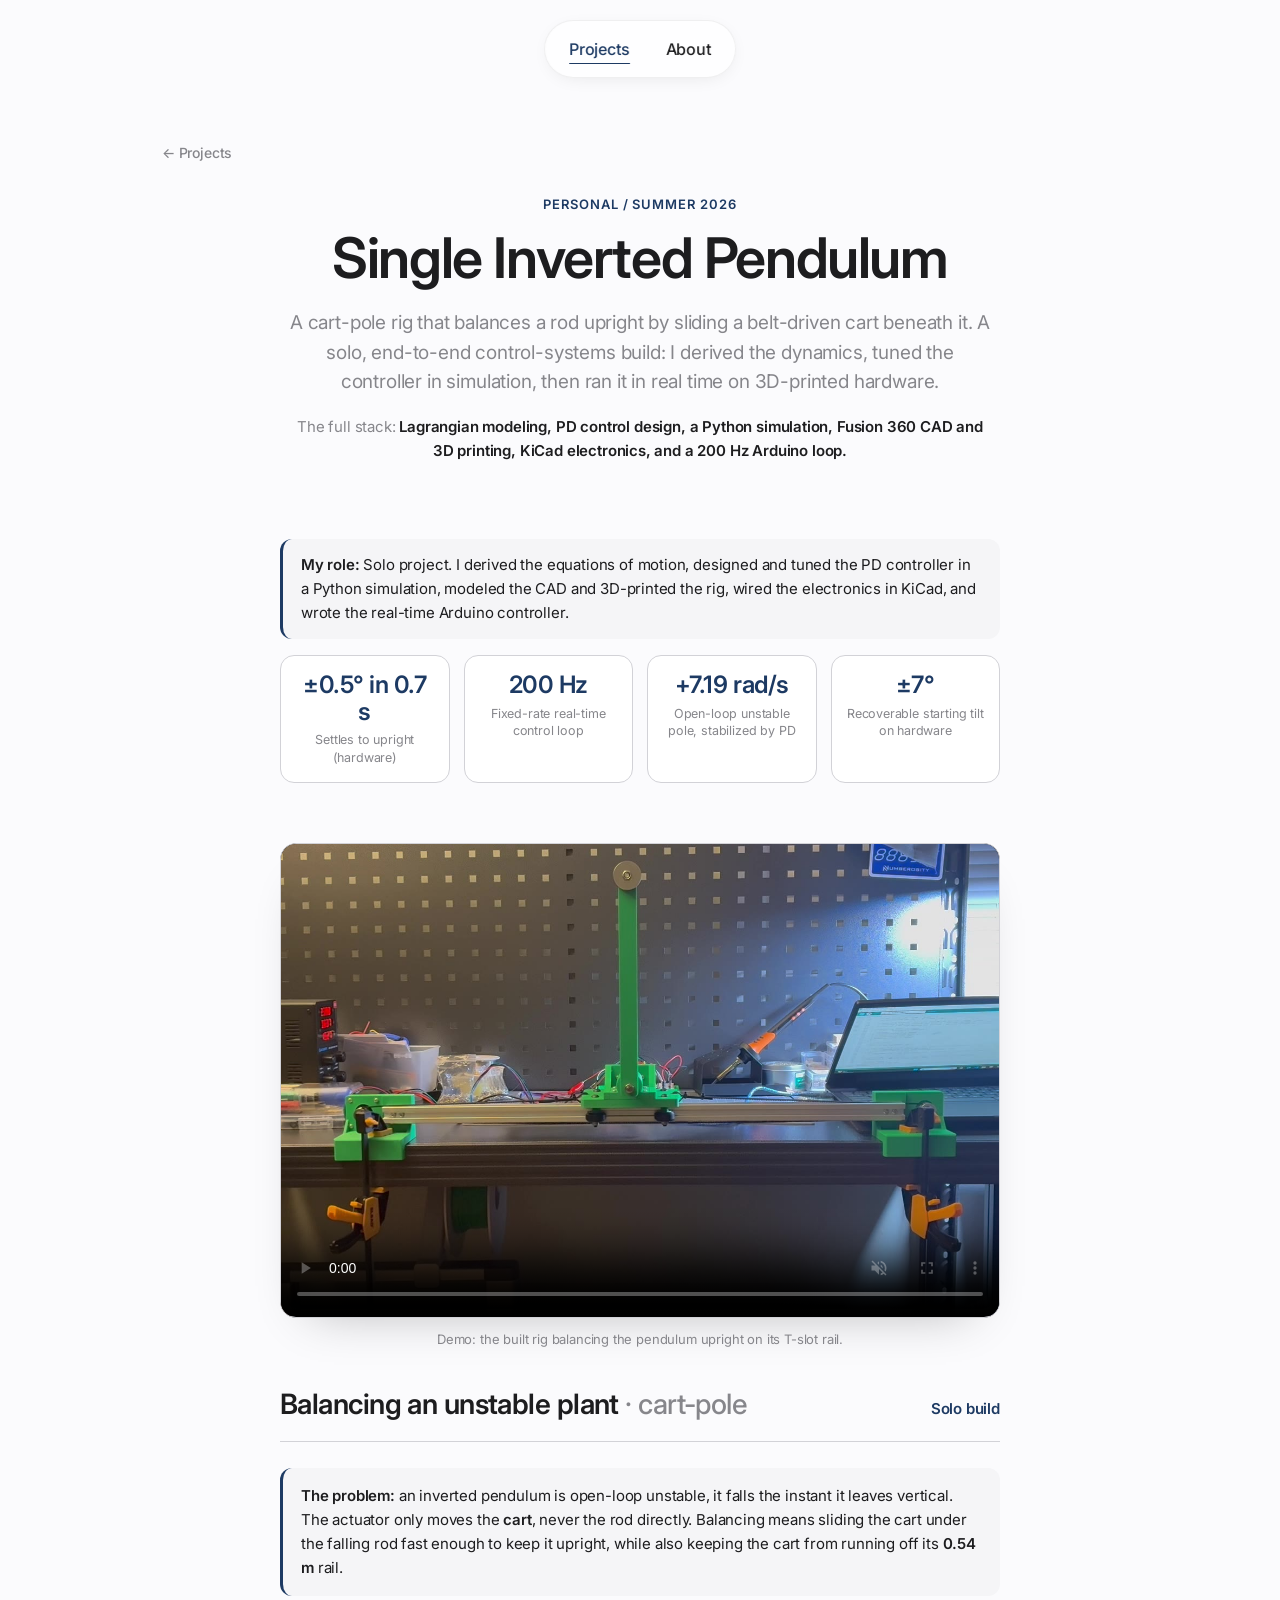
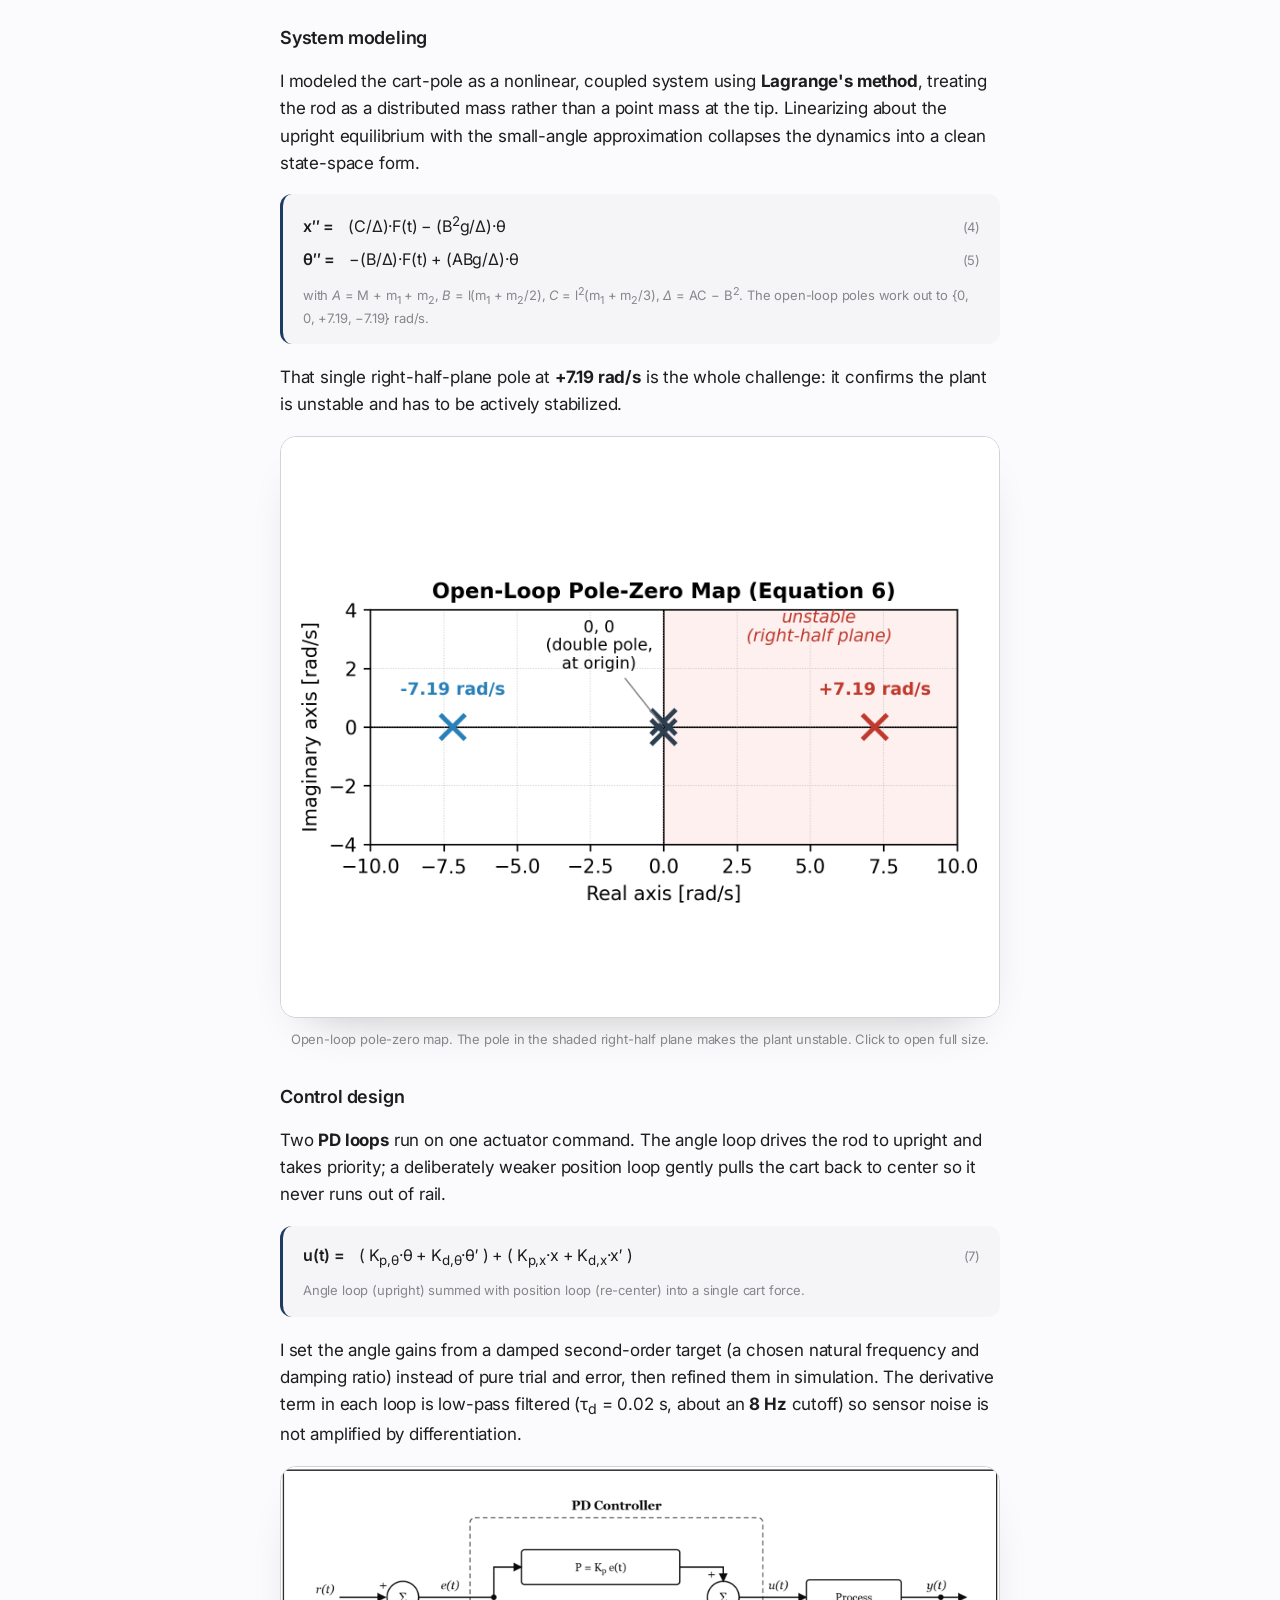
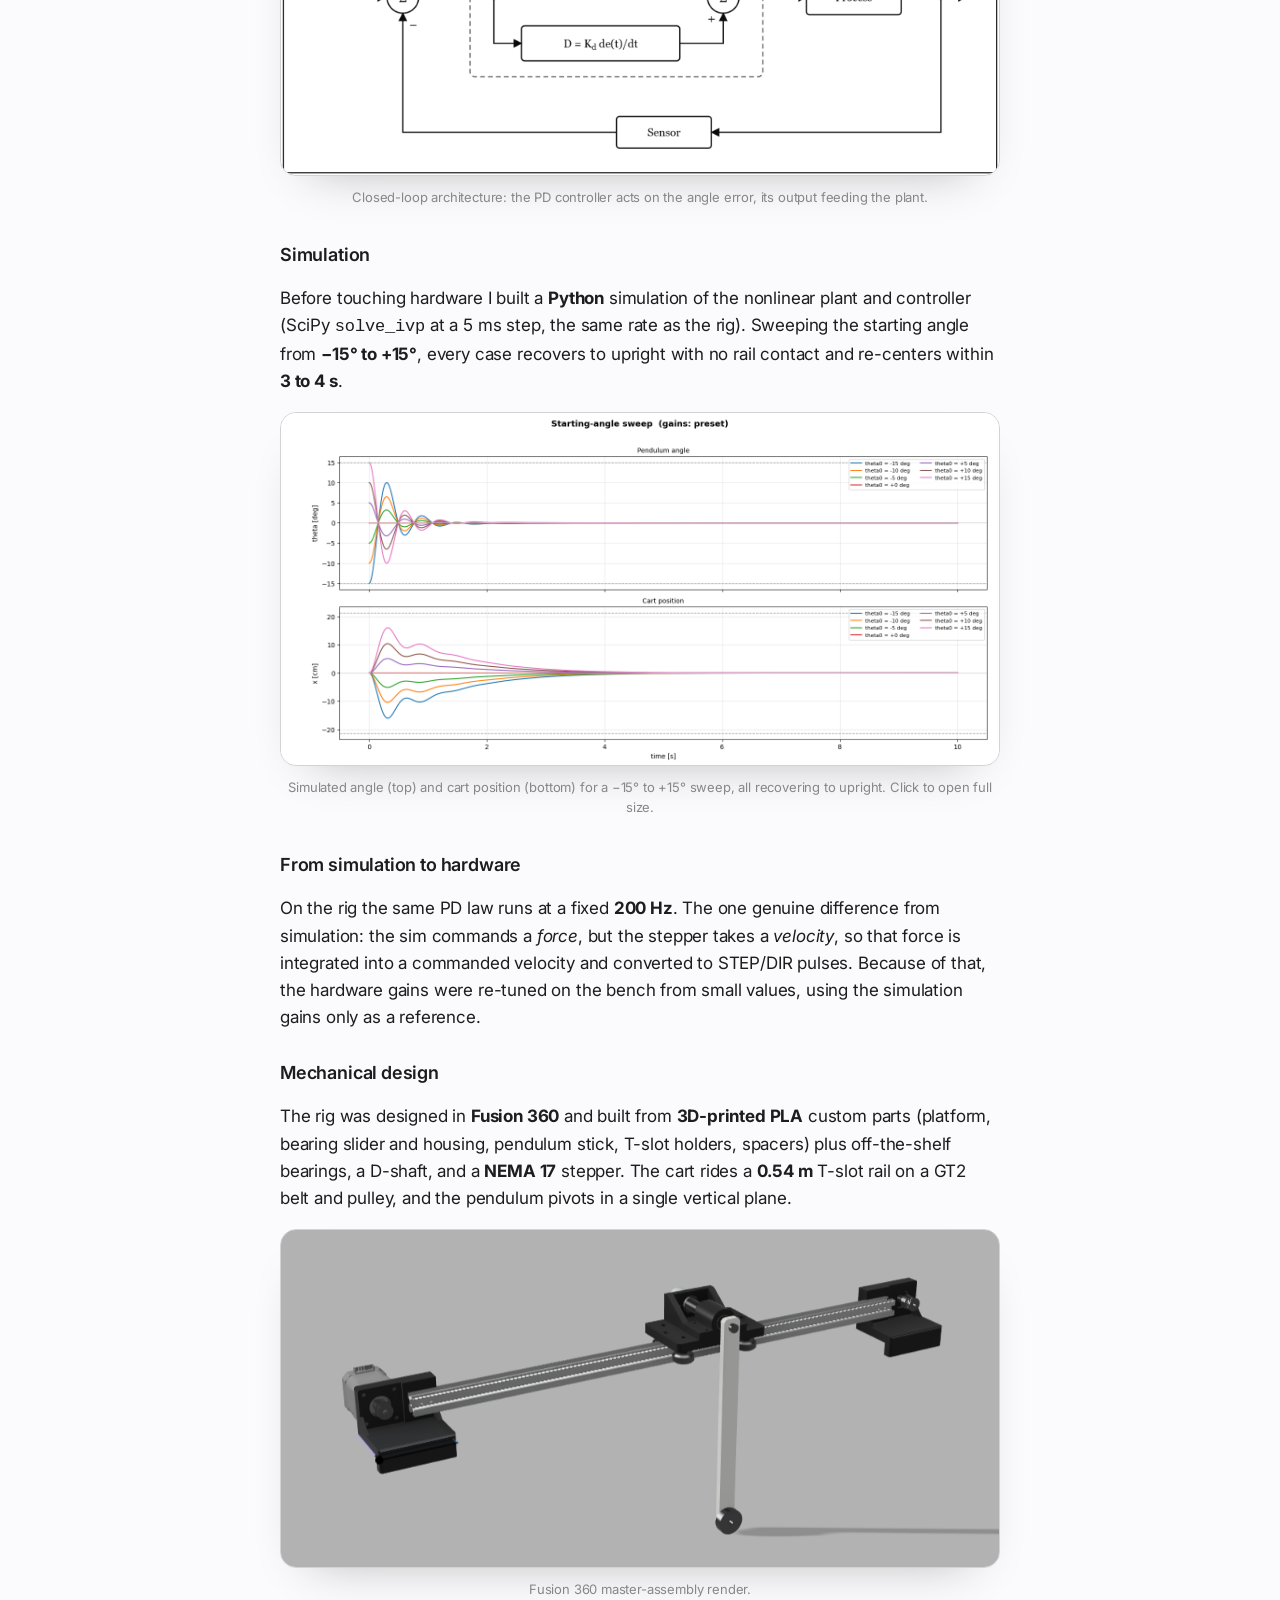
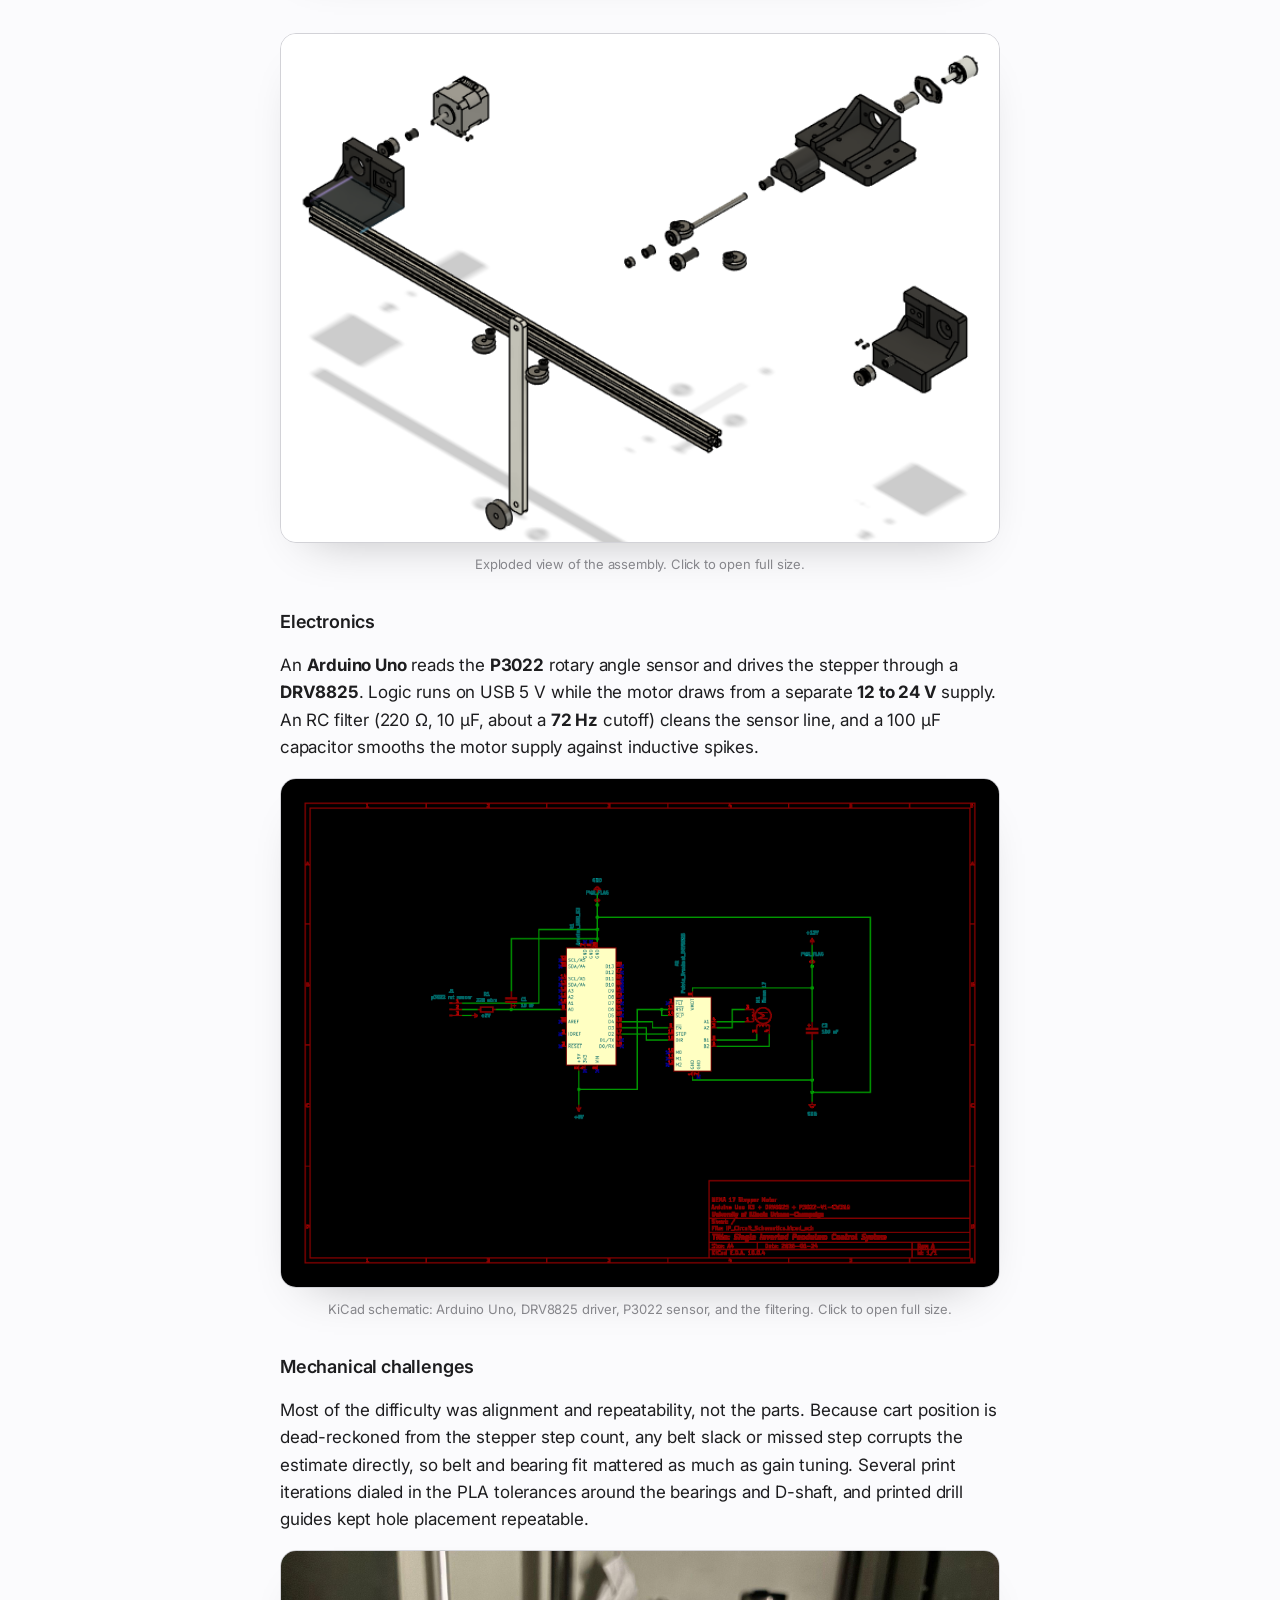
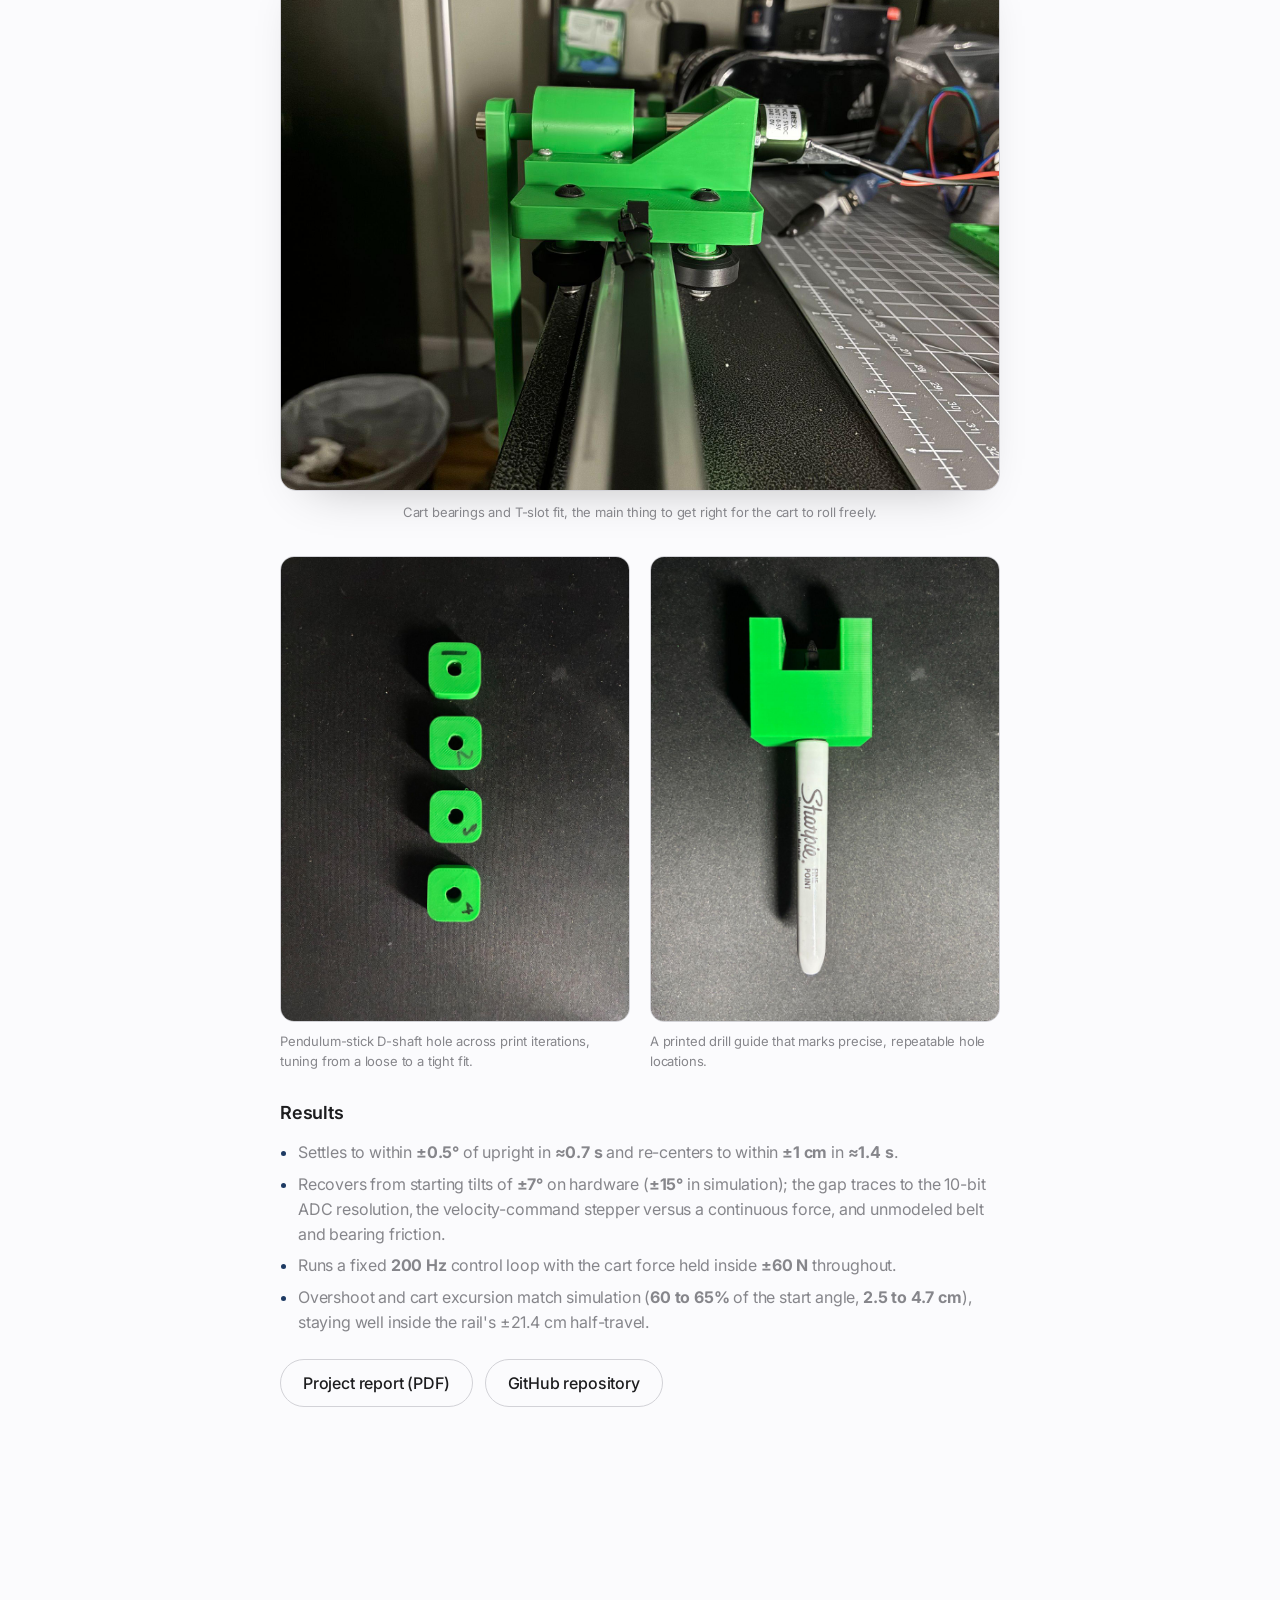
<file: single-inverted-pendulum.html>
<!doctype html>
<html lang="en">
<head>
  <meta charset="utf-8">
  <meta name="viewport" content="width=device-width, initial-scale=1">
  <title>Single Inverted Pendulum · Takeru Endo</title>
  <meta name="description" content="A cart-pole single inverted pendulum: Lagrangian modeling, PD control design, a Python simulation, Fusion 360 CAD and 3D printing, KiCad electronics, and a 200 Hz Arduino control loop.">

  <!-- Font: Inter (SF Pro substitute on non-Apple devices; system SF used on Apple) -->
  <link rel="preconnect" href="https://fonts.googleapis.com">
  <link rel="preconnect" href="https://fonts.gstatic.com" crossorigin>
  <link href="https://fonts.googleapis.com/css2?family=Inter:wght@400;500;600;700&display=swap" rel="stylesheet">

  <link rel="stylesheet" href="styles.css">
</head>
<body>

  <!-- ===================== Navigation ===================== -->
  <nav class="site-nav" aria-label="Primary">
    <a class="nav-link" href="index.html" aria-current="page">
      <span class="label">Projects<span class="underline"></span></span>
    </a>
    <a class="nav-link" href="about.html">
      <span class="label">About<span class="underline"></span></span>
    </a>
  </nav>

  <main class="container">

    <a class="back-link reveal on-load" href="index.html" style="--delay: 0s">← Projects</a>

    <!-- ===================== Detail hero ===================== -->
    <header class="detail-hero reveal on-load" style="--delay: 0.08s">
      <span class="eyebrow">Personal / Summer 2026</span>
      <h1>Single Inverted Pendulum</h1>
      <p class="lead">A cart-pole rig that balances a rod upright by sliding a belt-driven cart beneath it. A solo, end-to-end control-systems build: I derived the dynamics, tuned the controller in simulation, then ran it in real time on 3D-printed hardware.</p>
      <p class="lead-sub">The full stack: <strong>Lagrangian modeling, PD control design, a Python simulation, Fusion 360 CAD and 3D printing, KiCad electronics, and a 200 Hz Arduino loop.</strong></p>
    </header>

    <!-- ===================== Snapshot ===================== -->
    <section class="snapshot reveal on-load" style="--delay: 0.12s" aria-label="Project snapshot">
      <p class="role"><strong>My role:</strong> Solo project. I derived the equations of motion, designed and tuned the PD controller in a Python simulation, modeled the CAD and 3D-printed the rig, wired the electronics in KiCad, and wrote the real-time Arduino controller.</p>
      <div class="snapshot-stats">
        <div class="stat"><span class="num">±0.5° in 0.7 s</span><span class="lbl">Settles to upright (hardware)</span></div>
        <div class="stat"><span class="num">200 Hz</span><span class="lbl">Fixed-rate real-time control loop</span></div>
        <div class="stat"><span class="num">+7.19 rad/s</span><span class="lbl">Open-loop unstable pole, stabilized by PD</span></div>
        <div class="stat"><span class="num">±7°</span><span class="lbl">Recoverable starting tilt on hardware</span></div>
      </div>
    </section>

    <!-- ===================== Hero video (demo, silent) ===================== -->
    <figure class="video-embed reveal on-load" style="--delay: 0.16s">
      <video src="assets/pendulum/demo.mp4" poster="assets/pendulum/demo-poster.jpg" controls muted playsinline preload="metadata" aria-label="Demo video of the single inverted pendulum balancing"></video>
      <figcaption>Demo: the built rig balancing the pendulum upright on its T-slot rail.</figcaption>
    </figure>

    <!-- ===================== Content ===================== -->
    <section class="season reveal on-scroll">
      <div class="season-head">
        <h2>Balancing an unstable plant <span class="szn-year">· cart-pole</span></h2>
        <span class="robot-name">Solo build</span>
      </div>

      <div class="game-intro">
        <p><strong>The problem:</strong> an inverted pendulum is open-loop unstable, it falls the instant it leaves vertical. The actuator only moves the <strong>cart</strong>, never the rod directly. Balancing means sliding the cart under the falling rod fast enough to keep it upright, while also keeping the cart from running off its <strong>0.54 m</strong> rail.</p>
      </div>

      <h3>System modeling</h3>
      <p>I modeled the cart-pole as a nonlinear, coupled system using <strong>Lagrange's method</strong>, treating the rod as a distributed mass rather than a point mass at the tip. Linearizing about the upright equilibrium with the small-angle approximation collapses the dynamics into a clean state-space form.</p>
      <div class="equation" aria-label="Linearized equations of motion">
        <div class="eq"><span class="lhs">x&Prime; =</span><span>(C/&Delta;)&middot;F(t) &minus; (B<sup>2</sup>g/&Delta;)&middot;&theta;</span><span class="num">(4)</span></div>
        <div class="eq"><span class="lhs">&theta;&Prime; =</span><span>&minus;(B/&Delta;)&middot;F(t) + (ABg/&Delta;)&middot;&theta;</span><span class="num">(5)</span></div>
        <p class="note">with <var>A</var> = M + m<sub>1</sub> + m<sub>2</sub>, <var>B</var> = l(m<sub>1</sub> + m<sub>2</sub>/2), <var>C</var> = l<sup>2</sup>(m<sub>1</sub> + m<sub>2</sub>/3), <var>&Delta;</var> = AC &minus; B<sup>2</sup>. The open-loop poles work out to {0, 0, +7.19, &minus;7.19} rad/s.</p>
      </div>
      <p>That single right-half-plane pole at <strong>+7.19 rad/s</strong> is the whole challenge: it confirms the plant is unstable and has to be actively stabilized.</p>
      <figure class="robot-hero">
        <a href="assets/pendulum/fig1-pole-zero.png" target="_blank" rel="noopener noreferrer">
          <img src="assets/pendulum/fig1-pole-zero.png" alt="Open-loop pole-zero map showing a double pole at the origin, a stable pole at minus 7.19 rad/s, and an unstable pole at plus 7.19 rad/s in the right-half plane">
        </a>
        <figcaption>Open-loop pole-zero map. The pole in the shaded right-half plane makes the plant unstable. Click to open full size.</figcaption>
      </figure>

      <h3>Control design</h3>
      <p>Two <strong>PD loops</strong> run on one actuator command. The angle loop drives the rod to upright and takes priority; a deliberately weaker position loop gently pulls the cart back to center so it never runs out of rail.</p>
      <div class="equation" aria-label="PD control law">
        <div class="eq"><span class="lhs">u(t) =</span><span>( K<sub>p,&theta;</sub>&middot;&theta; + K<sub>d,&theta;</sub>&middot;&theta;&prime; ) + ( K<sub>p,x</sub>&middot;x + K<sub>d,x</sub>&middot;x&prime; )</span><span class="num">(7)</span></div>
        <p class="note">Angle loop (upright) summed with position loop (re-center) into a single cart force.</p>
      </div>
      <p>I set the angle gains from a damped second-order target (a chosen natural frequency and damping ratio) instead of pure trial and error, then refined them in simulation. The derivative term in each loop is low-pass filtered (&tau;<sub>d</sub> = 0.02 s, about an <strong>8 Hz</strong> cutoff) so sensor noise is not amplified by differentiation.</p>
      <figure class="robot-hero">
        <img src="assets/pendulum/fig2-block-diagram.png" alt="Block diagram of the closed-loop feedback system: reference minus sensor feedback forms an error that drives a PD controller, whose proportional and derivative terms sum into the process input">
        <figcaption>Closed-loop architecture: the PD controller acts on the angle error, its output feeding the plant.</figcaption>
      </figure>

      <h3>Simulation</h3>
      <p>Before touching hardware I built a <strong>Python</strong> simulation of the nonlinear plant and controller (SciPy <code>solve_ivp</code> at a 5 ms step, the same rate as the rig). Sweeping the starting angle from <strong>&minus;15° to +15°</strong>, every case recovers to upright with no rail contact and re-centers within <strong>3 to 4 s</strong>.</p>
      <figure class="robot-hero">
        <a href="assets/pendulum/fig9-results.png" target="_blank" rel="noopener noreferrer">
          <img src="assets/pendulum/fig9-results.png" alt="Simulation plots of pendulum angle and cart position versus time for starting angles from minus 15 to plus 15 degrees, all converging to zero">
        </a>
        <figcaption>Simulated angle (top) and cart position (bottom) for a &minus;15° to +15° sweep, all recovering to upright. Click to open full size.</figcaption>
      </figure>

      <h3>From simulation to hardware</h3>
      <p>On the rig the same PD law runs at a fixed <strong>200 Hz</strong>. The one genuine difference from simulation: the sim commands a <em>force</em>, but the stepper takes a <em>velocity</em>, so that force is integrated into a commanded velocity and converted to STEP/DIR pulses. Because of that, the hardware gains were re-tuned on the bench from small values, using the simulation gains only as a reference.</p>

      <h3>Mechanical design</h3>
      <p>The rig was designed in <strong>Fusion 360</strong> and built from <strong>3D-printed PLA</strong> custom parts (platform, bearing slider and housing, pendulum stick, T-slot holders, spacers) plus off-the-shelf bearings, a D-shaft, and a <strong>NEMA 17</strong> stepper. The cart rides a <strong>0.54 m</strong> T-slot rail on a GT2 belt and pulley, and the pendulum pivots in a single vertical plane.</p>
      <figure class="robot-hero">
        <img src="assets/pendulum/fig5-cad-render.png" alt="Fusion 360 render of the full cart-pole master assembly: a horizontal T-slot rail with the cart and pendulum arm, a stepper motor at one end, and end brackets">
        <figcaption>Fusion 360 master-assembly render.</figcaption>
      </figure>
      <figure class="robot-hero">
        <a href="assets/pendulum/fig6-exploded.png" target="_blank" rel="noopener noreferrer">
          <img src="assets/pendulum/fig6-exploded.png" alt="Exploded view of the master assembly showing the stepper, bearings, D-shaft, pendulum pivot, and printed brackets separated along assembly axes">
        </a>
        <figcaption>Exploded view of the assembly. Click to open full size.</figcaption>
      </figure>

      <h3>Electronics</h3>
      <p>An <strong>Arduino Uno</strong> reads the <strong>P3022</strong> rotary angle sensor and drives the stepper through a <strong>DRV8825</strong>. Logic runs on USB 5 V while the motor draws from a separate <strong>12 to 24 V</strong> supply. An RC filter (220 &Omega;, 10 &micro;F, about a <strong>72 Hz</strong> cutoff) cleans the sensor line, and a 100 &micro;F capacitor smooths the motor supply against inductive spikes.</p>
      <figure class="robot-hero">
        <a href="assets/pendulum/fig7-schematic.png" target="_blank" rel="noopener noreferrer">
          <img src="assets/pendulum/fig7-schematic.png" alt="KiCad schematic wiring the Arduino Uno to the DRV8825 stepper driver and the P3022 sensor, with the RC sensor filter and the motor-supply smoothing capacitor">
        </a>
        <figcaption>KiCad schematic: Arduino Uno, DRV8825 driver, P3022 sensor, and the filtering. Click to open full size.</figcaption>
      </figure>

      <h3>Mechanical challenges</h3>
      <p>Most of the difficulty was alignment and repeatability, not the parts. Because cart position is dead-reckoned from the stepper step count, any belt slack or missed step corrupts the estimate directly, so belt and bearing fit mattered as much as gain tuning. Several print iterations dialed in the PLA tolerances around the bearings and D-shaft, and printed drill guides kept hole placement repeatable.</p>
      <figure class="robot-hero">
        <img src="assets/pendulum/fig10-cart-fit.jpg" alt="Close-up photo of the green 3D-printed cart seated on the T-slot rail, showing the bearing and rail fit">
        <figcaption>Cart bearings and T-slot fit, the main thing to get right for the cart to roll freely.</figcaption>
      </figure>
      <div class="photo-row">
        <figure>
          <img src="assets/pendulum/fig10-dshaft.jpg" alt="Four numbered green 3D-printed pendulum-stick pieces showing the D-shaft hole tightening from a loose to a tight fit across print iterations">
          <figcaption>Pendulum-stick D-shaft hole across print iterations, tuning from a loose to a tight fit.</figcaption>
        </figure>
        <figure>
          <img src="assets/pendulum/fig10-drill-guide.jpg" alt="A green 3D-printed drill guide clipped over an edge with a marker, used to mark precise drilling points">
          <figcaption>A printed drill guide that marks precise, repeatable hole locations.</figcaption>
        </figure>
      </div>

      <h3>Results</h3>
      <ul class="detail-list">
        <li>Settles to within <strong>±0.5°</strong> of upright in <strong>≈0.7 s</strong> and re-centers to within <strong>±1 cm</strong> in <strong>≈1.4 s</strong>.</li>
        <li>Recovers from starting tilts of <strong>±7°</strong> on hardware (<strong>±15°</strong> in simulation); the gap traces to the 10-bit ADC resolution, the velocity-command stepper versus a continuous force, and unmodeled belt and bearing friction.</li>
        <li>Runs a fixed <strong>200 Hz</strong> control loop with the cart force held inside <strong>±60 N</strong> throughout.</li>
        <li>Overshoot and cart excursion match simulation (<strong>60 to 65%</strong> of the start angle, <strong>2.5 to 4.7 cm</strong>), staying well inside the rail's ±21.4 cm half-travel.</li>
      </ul>

      <div class="actions" style="display:flex; flex-wrap:wrap; gap:12px; margin-top:8px;">
        <a class="btn btn--ghost" href="assets/pendulum/Single-IP-Project-Report.pdf" target="_blank" rel="noopener noreferrer">Project report (PDF)</a>
        <a class="btn btn--ghost" href="https://github.com/endotakeru/Single_Inverted_Pendulum/tree/main" target="_blank" rel="noopener noreferrer">GitHub repository</a>
      </div>
    </section>

  </main>

  <!-- ===================== Footer ===================== -->
  <footer class="site-footer">
    <div class="container reveal on-scroll">© 2026 Takeru Endo · <a href="mailto:tendo2@illinois.edu">tendo2@illinois.edu</a></div>
  </footer>

  <script src="script.js"></script>
</body>
</html>
</file>
<file: styles.css>
/* =========================================================================
   Portfolio Template — recreated layout, design system & animations
   Light theme, Apple-inspired. Fonts: SF Pro / Inter (system-first stack).
   No build step, no framework — plain HTML/CSS/JS.
   ========================================================================= */

/* ---------- Reset ---------- */
*,
*::before,
*::after {
  box-sizing: border-box;
}

html {
  -webkit-text-size-adjust: 100%;
  scroll-behavior: smooth;
}

body {
  margin: 0;
  padding: 0;
}

img {
  display: block;
  max-width: 100%;
}

a {
  color: inherit;
  text-decoration: none;
}

/* ---------- Design tokens ---------- */
:root {
  --bg: #fbfbfd;            /* page canvas (Apple off-white) */
  --surface: #ffffff;       /* cards / raised areas   */
  --surface-alt: rgba(255, 255, 255, 0.72); /* frosted nav */
  --text: #1d1d1f;          /* primary text (Apple ink) */
  --text-strong: #1d1d1f;   /* headings               */
  --muted: #86868b;         /* secondary text (Apple gray) */
  --border: #d2d2d7;        /* hairline borders       */
  --border-dashed: #e8e8ed; /* light divider          */
  --placeholder: #f5f5f7;   /* image placeholder fill */
  --accent: #1d3a63;        /* navy highlight         */
  --accent-hover: #16304f;  /* darker navy (hover)    */

  --maxw: 1000px;
  --gutter: 22px;
  --radius: 12px;
  --radius-lg: 18px;

  --font-sans: -apple-system, BlinkMacSystemFont, "SF Pro Display", "SF Pro Text", "Inter", "Segoe UI", Helvetica, Arial, sans-serif;
  --font-mono: "SF Mono", ui-monospace, "SFMono-Regular", Menlo, monospace;

  /* spring-ish easing used by the original appear effects */
  --ease-spring: cubic-bezier(0.22, 1.18, 0.36, 1);
  --ease-out: cubic-bezier(0.16, 1, 0.3, 1);
}

body {
  background-color: var(--bg);
  color: var(--text);
  font-family: var(--font-sans);
  font-size: 17px;
  line-height: 1.5;
  letter-spacing: -0.01em;
  -webkit-font-smoothing: antialiased;
  -moz-osx-font-smoothing: grayscale;
  text-rendering: optimizeLegibility;
}

.container {
  width: 100%;
  max-width: var(--maxw);
  margin: 0 auto;
  /* only horizontal padding, so a container element's own vertical
     padding (e.g. <main>'s padding-top) is preserved */
  padding-left: var(--gutter);
  padding-right: var(--gutter);
}

/* =========================================================================
   Navigation — centred pill bar with dashed border & animated underline.
   Slides down from above on load (spring).
   ========================================================================= */
.site-nav {
  position: fixed;
  top: 20px;
  left: 50%;
  z-index: 100;
  display: flex;
  gap: 4px;
  padding: 8px;
  background-color: var(--surface-alt);
  -webkit-backdrop-filter: saturate(180%) blur(20px);
  backdrop-filter: saturate(180%) blur(20px);
  border: 1px solid rgba(0, 0, 0, 0.06);
  border-radius: 980px;
  box-shadow: 0 4px 20px -8px rgba(0, 0, 0, 0.12);

  /* entrance: hidden above the viewport */
  opacity: 0.001;
  transform: translateX(-50%) translateY(-120px);
  transition:
    opacity 0.4s var(--ease-out),
    transform 0.5s var(--ease-spring);
}

body.is-loaded .site-nav {
  opacity: 1;
  transform: translateX(-50%) translateY(0);
}

.nav-link {
  position: relative;
  padding: 8px 16px;
  border-radius: 10px;
  font-size: 16px;
  font-weight: 500;
  color: var(--text);
  transition: color 0.2s ease, background-color 0.2s ease;
}

.nav-link .label {
  position: relative;
  display: inline-block;
}

/* animated underline */
.nav-link .underline {
  position: absolute;
  left: 0;
  right: 0;
  bottom: -3px;
  height: 1.5px;
  background-color: var(--accent);
  border-radius: 2px;
  transform: scaleX(0);
  transform-origin: left center;
  transition: transform 0.32s var(--ease-out);
}

.nav-link:hover .underline {
  transform: scaleX(1);
}

.nav-link:hover {
  color: var(--accent);
}

.nav-link[aria-current="page"] .underline {
  transform: scaleX(1);
}

.nav-link[aria-current="page"] {
  color: var(--accent);
}

/* =========================================================================
   Generic reveal utilities
   ========================================================================= */
.reveal {
  opacity: 0.001;
  transform: translateY(12px);
  transition:
    opacity 0.6s var(--ease-out),
    transform 0.6s var(--ease-out);
  transition-delay: var(--delay, 0s);
}

/* on-load reveals (above the fold) */
body.is-loaded .reveal.on-load,
/* scroll reveals (below the fold) */
.reveal.in-view {
  opacity: 1;
  transform: translateY(0);
}

/* =========================================================================
   Layout shell
   ========================================================================= */
main {
  padding-top: 140px; /* clears the fixed nav */
  padding-bottom: 80px;
}

section {
  margin-bottom: 88px;
}

/* =========================================================================
   Hero
   ========================================================================= */
.hero {
  display: flex;
  flex-direction: column;
  align-items: center;
  text-align: center;
}

.avatar {
  width: 122px;
  height: 122px;
  border-radius: 50%;
  overflow: hidden;
  background-color: var(--placeholder);
  border: 3px solid var(--surface);
  box-shadow:
    0 0 0 2px var(--accent),
    0 10px 28px -16px rgba(29, 58, 99, 0.45);
  margin-bottom: 28px;
}

.avatar img {
  width: 100%;
  height: 100%;
  object-fit: cover;
}

.hero h1 {
  margin: 0 0 22px;
  max-width: 24ch;
  font-size: clamp(40px, 6vw, 60px);
  line-height: 1.07;
  font-weight: 600;
  letter-spacing: -0.025em;
  color: var(--text-strong);
}

/* per-word blur-in animation for the heading */
.hero h1 .word {
  display: inline-block;
  opacity: 0.001;
  filter: blur(6px);
  transform: translateY(8px);
  transition:
    opacity 0.6s var(--ease-out),
    filter 0.6s var(--ease-out),
    transform 0.6s var(--ease-out);
  transition-delay: calc(var(--i, 0) * 0.07s);
}

body.is-loaded .hero h1 .word {
  opacity: 1;
  filter: blur(0);
  transform: translateY(0);
}

.hero .bio {
  max-width: 52ch;
  margin: 0 auto;
  color: var(--muted);
  font-size: 19px;
  line-height: 1.5;
  letter-spacing: -0.01em;
}

.hero .bio p {
  margin: 0 0 14px;
}

.hero .actions {
  display: flex;
  flex-wrap: wrap;
  justify-content: center;
  gap: 12px;
  margin-top: 30px;
}

/* =========================================================================
   Buttons
   ========================================================================= */
.btn {
  display: inline-flex;
  align-items: center;
  gap: 8px;
  padding: 11px 22px;
  border-radius: 980px;
  font-size: 16px;
  font-weight: 500;
  border: 1px solid var(--accent);
  background-color: var(--accent);
  color: #ffffff;
  transition:
    background-color 0.25s var(--ease-out),
    border-color 0.25s var(--ease-out),
    color 0.25s var(--ease-out);
}

.btn:hover {
  background-color: var(--accent-hover);
  border-color: var(--accent-hover);
}

.btn--ghost {
  background-color: transparent;
  color: var(--text-strong);
  border-color: var(--border);
}

.btn--ghost:hover {
  background-color: transparent;
  color: var(--accent);
  border-color: var(--accent);
}

/* =========================================================================
   Section heading
   ========================================================================= */
.section-head {
  display: flex;
  align-items: baseline;
  justify-content: space-between;
  margin-bottom: 24px;
}

.section-head h2 {
  margin: 0;
  font-size: 13px;
  font-weight: 600;
  letter-spacing: 0.07em;
  text-transform: uppercase;
  color: var(--accent);
}

.section-head .count {
  font-size: 13px;
  color: var(--muted);
}

/* =========================================================================
   Project type filter — pill buttons mirroring the hero's ghost buttons
   ========================================================================= */
.project-filters {
  display: flex;
  flex-wrap: wrap;
  gap: 10px;
  margin-bottom: 28px;
}

.filter-btn {
  font-family: inherit;
  cursor: pointer;
  padding: 8px 18px;
  border-radius: 980px;
  font-size: 15px;
  font-weight: 500;
  background-color: transparent;
  color: var(--text-strong);
  border: 1px solid var(--border);
  transition:
    background-color 0.25s var(--ease-out),
    border-color 0.25s var(--ease-out),
    color 0.25s var(--ease-out);
}

.filter-btn:hover {
  border-color: var(--accent);
  color: var(--accent);
}

.filter-btn.is-active {
  background-color: var(--accent);
  border-color: var(--accent);
  color: #ffffff;
}

/* =========================================================================
   Projects grid
   ========================================================================= */
.projects-grid {
  display: grid;
  grid-template-columns: repeat(2, 1fr);
  gap: 24px;
}

/* hidden by the type filter */
.project-card.is-hidden {
  display: none;
}

.project-card {
  display: flex;
  flex-direction: column;
  background-color: var(--surface);
  border: 1px solid var(--border);
  border-radius: var(--radius-lg);
  padding: 14px;
  transition:
    transform 0.4s var(--ease-out),
    box-shadow 0.4s var(--ease-out),
    border-color 0.4s var(--ease-out);
}

.project-card:hover {
  transform: translateY(-2px);
  box-shadow: 0 22px 48px -28px rgba(0, 0, 0, 0.25);
  border-color: var(--accent);
}

.project-thumb {
  aspect-ratio: 7 / 6;
  border-radius: 12px;
  overflow: hidden;
  background-color: var(--placeholder);
  margin-bottom: 14px;
}

.project-thumb img {
  width: 100%;
  height: 100%;
  object-fit: cover;
  filter: grayscale(0.4);
  transform: scale(1.001);
  transition: filter 0.4s var(--ease-out), transform 0.5s var(--ease-out);
}

.project-card:hover .project-thumb img {
  filter: grayscale(0);
  transform: scale(1.04);
}

.project-meta {
  display: flex;
  flex-direction: column;
  gap: 3px;
  padding: 6px 4px 8px;
}

.project-meta .title {
  font-size: 18px;
  font-weight: 600;
  letter-spacing: -0.01em;
  color: var(--text-strong);
}

.project-meta .type {
  font-size: 14px;
  color: var(--muted);
}

/* empty-state hint (shown when no project cards are present) */
.projects-empty {
  border: 1px dashed var(--border);
  border-radius: var(--radius);
  padding: 48px 24px;
  text-align: center;
  color: var(--muted);
  font-size: 15px;
}

/* =========================================================================
   About page — experience / leadership cards
   ========================================================================= */
.entry-list {
  display: flex;
  flex-direction: column;
  border-top: 1px solid var(--border);
}

.entry {
  display: grid;
  grid-template-columns: 1fr auto;
  gap: 8px 24px;
  padding: 22px 0;
  border-bottom: 1px solid var(--border);
}

.entry .org {
  font-size: 19px;
  font-weight: 600;
  color: var(--text-strong);
}

.entry .role {
  color: var(--text);
}

.entry .place,
.entry .dates {
  color: var(--muted);
  font-size: 15px;
}

.entry .dates {
  text-align: right;
  white-space: nowrap;
}

.entry .place {
  grid-column: 1;
}

/* bullet descriptions under an entry (experience / education detail) */
.entry .desc {
  grid-column: 1 / -1;
  margin: 10px 0 0;
  padding-left: 18px;
  color: var(--muted);
  font-size: 16px;
  line-height: 1.55;
}

.entry .desc li {
  margin-bottom: 6px;
}

.entry .desc li::marker {
  color: var(--accent);
}

/* tech-stack chips inside a project entry (reuses .chip styling) */
.entry .stack {
  grid-column: 1 / -1;
  display: flex;
  flex-wrap: wrap;
  gap: 8px;
  margin-top: 14px;
}

/* =========================================================================
   Skills — category label + chip cluster, matching the entry-list rhythm
   ========================================================================= */
.skills-list {
  display: flex;
  flex-direction: column;
  border-top: 1px solid var(--border);
}

.skill-group {
  display: grid;
  grid-template-columns: 160px 1fr;
  gap: 12px 24px;
  align-items: start;
  padding: 22px 0;
  border-bottom: 1px solid var(--border);
}

.skill-group .cat {
  font-size: 13px;
  font-weight: 600;
  letter-spacing: 0.07em;
  text-transform: uppercase;
  color: var(--accent);
}

.skill-chips {
  display: flex;
  flex-wrap: wrap;
  gap: 8px;
}

.chip {
  display: inline-flex;
  align-items: center;
  padding: 6px 13px;
  border: 1px solid var(--border);
  border-radius: 999px;
  background-color: var(--surface);
  font-size: 14px;
  color: var(--text);
  transition: border-color 0.2s var(--ease-out), transform 0.2s var(--ease-out);
}

.chip:hover {
  border-color: var(--accent);
  color: var(--accent);
  transform: translateY(-2px);
}

/* =========================================================================
   Project detail page (e.g. vex-robotics.html)
   ========================================================================= */
.back-link {
  display: inline-block;
  font-size: 14px;
  font-weight: 500;
  color: var(--muted);
  margin-bottom: 28px;
  transition: color 0.2s ease;
}

.back-link:hover {
  color: var(--accent);
}

.detail-hero {
  max-width: 64ch;
  margin: 0 auto 76px;
  text-align: center;
}

.detail-hero .eyebrow {
  display: inline-block;
  font-size: 13px;
  font-weight: 600;
  letter-spacing: 0.07em;
  text-transform: uppercase;
  color: var(--accent);
  margin-bottom: 14px;
}

.detail-hero h1 {
  margin: 0 0 20px;
  font-size: clamp(38px, 5.5vw, 56px);
  line-height: 1.07;
  font-weight: 600;
  letter-spacing: -0.025em;
  color: var(--text-strong);
}

.detail-hero .lead {
  margin: 0;
  font-size: 19px;
  line-height: 1.55;
  color: var(--muted);
}

.detail-hero .lead-sub {
  margin: 18px 0 0;
  font-size: 15px;
  line-height: 1.6;
  color: var(--muted);
}

.detail-hero .lead-sub strong {
  color: var(--text-strong);
  font-weight: 600;
}

/* game-rules callout at the top of a season (after the hero) */
.game-intro {
  margin: 0 0 22px;
  padding: 16px 18px;
  border-radius: 12px;
  background-color: var(--placeholder);
  border-left: 3px solid var(--accent);
  color: var(--text);
  font-size: 15px;
  line-height: 1.6;
}

.game-intro p {
  margin: 0;
}

.game-intro strong {
  color: var(--text-strong);
  font-weight: 600;
}

/* =========================================================================
   Snapshot — quick-scan strip (role + headline metrics) under the hero.
   Built only from the shared tokens, so it reads identically on every
   project page and keeps the whole site's colour/type in unison.
   ========================================================================= */
.snapshot {
  max-width: 720px;
  margin: 0 auto 60px;
}

.snapshot .role {
  margin: 0 0 16px;
  padding: 14px 18px;
  border-radius: 12px;
  background-color: var(--placeholder);
  border-left: 3px solid var(--accent);
  font-size: 15px;
  line-height: 1.6;
  color: var(--text);
}

.snapshot .role strong {
  color: var(--text-strong);
  font-weight: 600;
}

.snapshot-stats {
  display: grid;
  grid-template-columns: repeat(auto-fit, minmax(150px, 1fr));
  gap: 14px;
}

.stat {
  display: flex;
  flex-direction: column;
  gap: 6px;
  padding: 16px 14px;
  border: 1px solid var(--border);
  border-radius: 14px;
  background-color: var(--surface);
  text-align: center;
}

.stat .num {
  font-size: 24px;
  font-weight: 600;
  letter-spacing: -0.02em;
  line-height: 1.12;
  color: var(--accent);
}

.stat .lbl {
  font-size: 12.5px;
  line-height: 1.4;
  color: var(--muted);
}

.season {
  max-width: 720px;
  margin: 0 auto 84px;
}

.season-head {
  display: flex;
  align-items: baseline;
  justify-content: space-between;
  flex-wrap: wrap;
  gap: 6px 16px;
  padding-bottom: 16px;
  margin-bottom: 26px;
  border-bottom: 1px solid var(--border);
}

.season-head h2 {
  margin: 0;
  font-size: 28px;
  font-weight: 600;
  letter-spacing: -0.02em;
  color: var(--text-strong);
}

.season-head .szn-year {
  color: var(--muted);
  font-weight: 500;
}

.season-head .robot-name {
  font-size: 15px;
  font-weight: 600;
  color: var(--accent);
}

.media-grid {
  display: grid;
  grid-template-columns: 1fr 1fr;
  gap: 20px;
  margin-bottom: 26px;
}

.media-grid figure {
  margin: 0;
}

.media-grid img {
  width: 100%;
  aspect-ratio: 4 / 3;
  object-fit: cover;
  border-radius: 14px;
  border: 1px solid var(--border);
  background-color: var(--placeholder);
  display: block;
}

.media-grid figcaption {
  margin-top: 10px;
  font-size: 13px;
  color: var(--muted);
}

.season > p {
  font-size: 17px;
  line-height: 1.6;
  color: var(--text);
}

.detail-list {
  margin: 14px 0 24px;
  padding-left: 18px;
  font-size: 16px;
  line-height: 1.55;
  color: var(--muted);
}

.detail-list li {
  margin-bottom: 7px;
}

.detail-list li::marker {
  color: var(--accent);
}

/* =========================================================================
   Equation block — transcribed formulas from a report, typeset in the
   system stack. Uses only shared tokens so it matches every other page.
   ========================================================================= */
.equation {
  margin: 14px 0 20px;
  padding: 16px 20px;
  border-radius: 12px;
  background-color: var(--placeholder);
  border-left: 3px solid var(--accent);
  overflow-x: auto;
}

.equation .eq {
  display: flex;
  align-items: baseline;
  gap: 14px;
  font-size: 16px;
  line-height: 1.7;
  color: var(--text);
  white-space: nowrap;
}

.equation .eq + .eq {
  margin-top: 6px;
}

.equation .eq .lhs {
  color: var(--text-strong);
  font-weight: 600;
}

.equation .eq .num {
  margin-left: auto;
  font-size: 13px;
  color: var(--muted);
}

.equation .note {
  margin: 10px 0 0;
  font-size: 13px;
  line-height: 1.5;
  color: var(--muted);
  white-space: normal;
}

.equation var {
  font-style: italic;
}

/* full-robot hero image at the top of each season */
.robot-hero {
  max-width: 720px;
  margin: 0 auto 34px;
}

.robot-hero img {
  width: 100%;
  height: auto;
  display: block;
  border-radius: 16px;
  border: 1px solid var(--border);
  background-color: var(--placeholder);
  box-shadow: 0 22px 48px -30px rgba(0, 0, 0, 0.3);
}

.robot-hero figcaption {
  margin-top: 12px;
  font-size: 13px;
  color: var(--muted);
  text-align: center;
}

/* self-hosted hero video (silent), styled like .robot-hero */
.video-embed {
  max-width: 720px;
  margin: 0 auto 34px;
}

.video-embed video {
  display: block;
  width: 100%;
  height: auto;
  border-radius: 16px;
  border: 1px solid var(--border);
  background-color: #000;
  box-shadow: 0 22px 48px -30px rgba(0, 0, 0, 0.3);
}

.video-embed figcaption {
  margin-top: 12px;
  font-size: 13px;
  color: var(--muted);
  text-align: center;
}

.video-embed figcaption a {
  color: var(--accent);
  text-decoration: underline;
  text-underline-offset: 2px;
}

/* portrait hero — cap height so it doesn't dominate */
.robot-hero--tall img {
  width: auto;
  max-width: 100%;
  max-height: 600px;
  margin-left: auto;
  margin-right: auto;
}

.season .lead-in {
  max-width: 72ch;
  font-size: 18px;
  line-height: 1.6;
  color: var(--text);
}

.season h3 {
  margin: 28px 0 8px;
  font-size: 18px;
  font-weight: 600;
  letter-spacing: -0.01em;
  color: var(--text-strong);
}

/* writing prompt — placeholder text to be replaced by real copy */
.season .placeholder {
  max-width: 72ch;
  margin: 8px 0 4px;
  padding: 10px 0 10px 14px;
  border-left: 2px dashed var(--border);
  color: var(--muted);
  font-style: italic;
  font-size: 16px;
  line-height: 1.55;
}

/* small aside under a "Watch" heading */
.watch-note {
  max-width: 72ch;
  margin: 4px 0 16px;
  padding: 12px 15px;
  border-radius: 10px;
  background-color: var(--placeholder);
  color: var(--muted);
  font-size: 14px;
  line-height: 1.5;
}

/* video thumbnails linking to YouTube */
.video-grid {
  display: grid;
  grid-template-columns: 1fr 1fr;
  gap: 20px;
  margin: 12px 0 26px;
}

.video-card {
  display: block;
}

.video-thumb {
  position: relative;
  display: block;
  aspect-ratio: 16 / 9;
  border-radius: 14px;
  overflow: hidden;
  border: 1px solid var(--border);
  background-color: var(--placeholder);
}

.video-thumb img {
  width: 100%;
  height: 100%;
  object-fit: cover;
  display: block;
  transition: transform 0.4s var(--ease-out);
}

.video-card:hover .video-thumb img {
  transform: scale(1.05);
}

.video-thumb .play {
  position: absolute;
  top: 50%;
  left: 50%;
  transform: translate(-50%, -50%);
  width: 58px;
  height: 58px;
  border-radius: 50%;
  background-color: rgba(29, 58, 99, 0.82);
  display: flex;
  align-items: center;
  justify-content: center;
  transition: background-color 0.2s ease, transform 0.2s var(--ease-out);
}

.video-card:hover .video-thumb .play {
  background-color: var(--accent);
  transform: translate(-50%, -50%) scale(1.08);
}

.video-thumb .play::after {
  content: "";
  display: block;
  border-style: solid;
  border-width: 10px 0 10px 17px;
  border-color: transparent transparent transparent #ffffff;
  margin-left: 4px;
}

.video-label {
  display: block;
  margin-top: 10px;
  font-size: 14px;
  font-weight: 500;
  color: var(--text);
  transition: color 0.2s ease;
}

.video-card:hover .video-label {
  color: var(--accent);
}

.video-sub {
  display: block;
  margin-top: 4px;
  font-size: 12px;
  line-height: 1.45;
  color: var(--muted);
}

/* a pair of photos at natural aspect (no crop) */
.photo-row {
  display: grid;
  grid-template-columns: 1fr 1fr;
  gap: 20px;
  align-items: start;
  margin: 8px 0 22px;
}

.photo-row figure {
  margin: 0;
}

.photo-row img {
  width: 100%;
  height: auto;
  display: block;
  border-radius: 14px;
  border: 1px solid var(--border);
  background-color: var(--placeholder);
}

.photo-row figcaption {
  margin-top: 10px;
  font-size: 13px;
  color: var(--muted);
}

/* inline video clips (self-hosted mp4) */
.clip-grid {
  display: grid;
  grid-template-columns: 1fr 1fr;
  gap: 20px;
  margin: 8px 0 20px;
}

.clip {
  margin: 0 0 22px;
}

.clip video {
  width: 100%;
  display: block;
  border-radius: 14px;
  border: 1px solid var(--border);
  background-color: #000;
}

.clip figcaption {
  margin-top: 10px;
  font-size: 13px;
  color: var(--muted);
}

.clip--portrait {
  max-width: 300px;
}

/* an image styled like a video clip */
.clip img {
  width: 100%;
  display: block;
  border-radius: 14px;
  border: 1px solid var(--border);
  background-color: var(--placeholder);
}

/* two portrait clips (image + video) side by side */
.clip-pair {
  display: flex;
  flex-wrap: wrap;
  justify-content: center;
  gap: 20px;
  align-items: flex-start;
  margin: 0 0 22px;
}

.clip-pair > figure {
  flex: 0 1 260px;
  max-width: 260px;
  margin: 0;
}

/* hang clip beside its CAD drawings */
.hang-media {
  display: flex;
  flex-wrap: wrap;
  gap: 18px;
  align-items: flex-start;
  margin: 6px 0 22px;
}

.hang-media > figure {
  margin: 0;
}

.hang-media .clip--portrait {
  flex: 0 1 190px;
  max-width: 190px;
}

.hang-media .clip--portrait video {
  width: 100%;
  height: auto;
}

.hang-fig--cad {
  flex: 0 1 390px;
  max-width: 390px;
}

.hang-fig--pole {
  flex: 0 1 90px;
  max-width: 90px;
}

.hang-fig img {
  width: 100%;
  height: auto;
  display: block;
  border-radius: 12px;
  border: 1px solid var(--border);
  background-color: var(--surface);
}

.hang-fig figcaption {
  margin-top: 8px;
  font-size: 13px;
  color: var(--muted);
  text-align: center;
}

/* =========================================================================
   Footer
   ========================================================================= */
.site-footer {
  text-align: center;
  color: var(--muted);
  font-size: 14px;
  padding: 40px 0 24px;
}

.site-footer a {
  text-decoration: underline;
  text-underline-offset: 2px;
  transition: color 0.2s ease;
}

.site-footer a:hover {
  color: var(--accent);
}

/* =========================================================================
   Responsive
   ========================================================================= */
@media (max-width: 809.98px) {
  body {
    font-size: 16px;
  }

  main {
    padding-top: 120px;
  }

  .projects-grid {
    grid-template-columns: 1fr;
  }

  .entry {
    grid-template-columns: 1fr;
  }

  .entry .dates {
    text-align: left;
  }

  .skill-group {
    grid-template-columns: 1fr;
    gap: 10px;
  }

  .media-grid,
  .video-grid,
  .photo-row,
  .clip-grid {
    grid-template-columns: 1fr;
  }

  .hero .actions {
    width: 100%;
  }
}

/* respect reduced-motion */
@media (prefers-reduced-motion: reduce) {
  .site-nav,
  .reveal,
  .hero h1 .word,
  .project-thumb img,
  .btn,
  .project-card {
    transition: none !important;
  }

  .site-nav,
  .reveal,
  .hero h1 .word {
    opacity: 1 !important;
    filter: none !important;
    transform: translateX(-50%) translateY(0) !important;
  }

  .reveal,
  .hero h1 .word {
    transform: none !important;
  }
}
</file>
